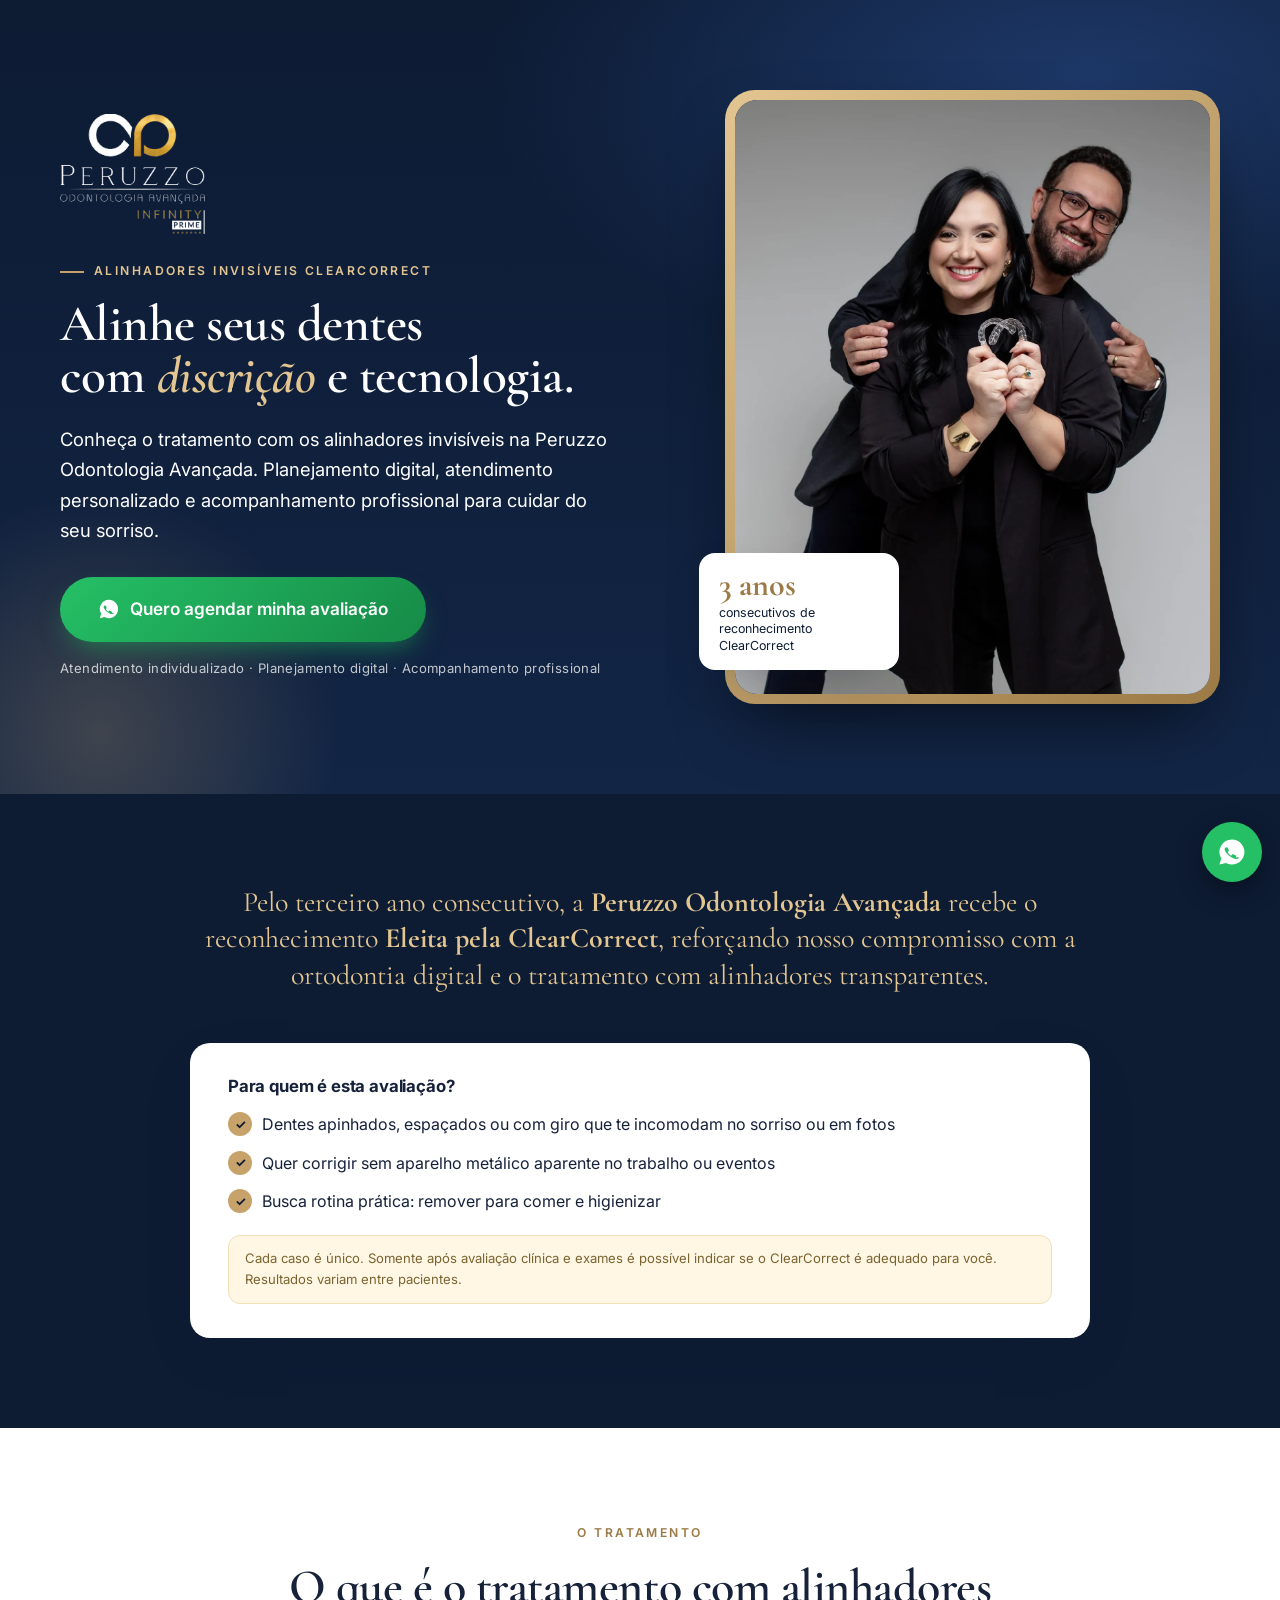
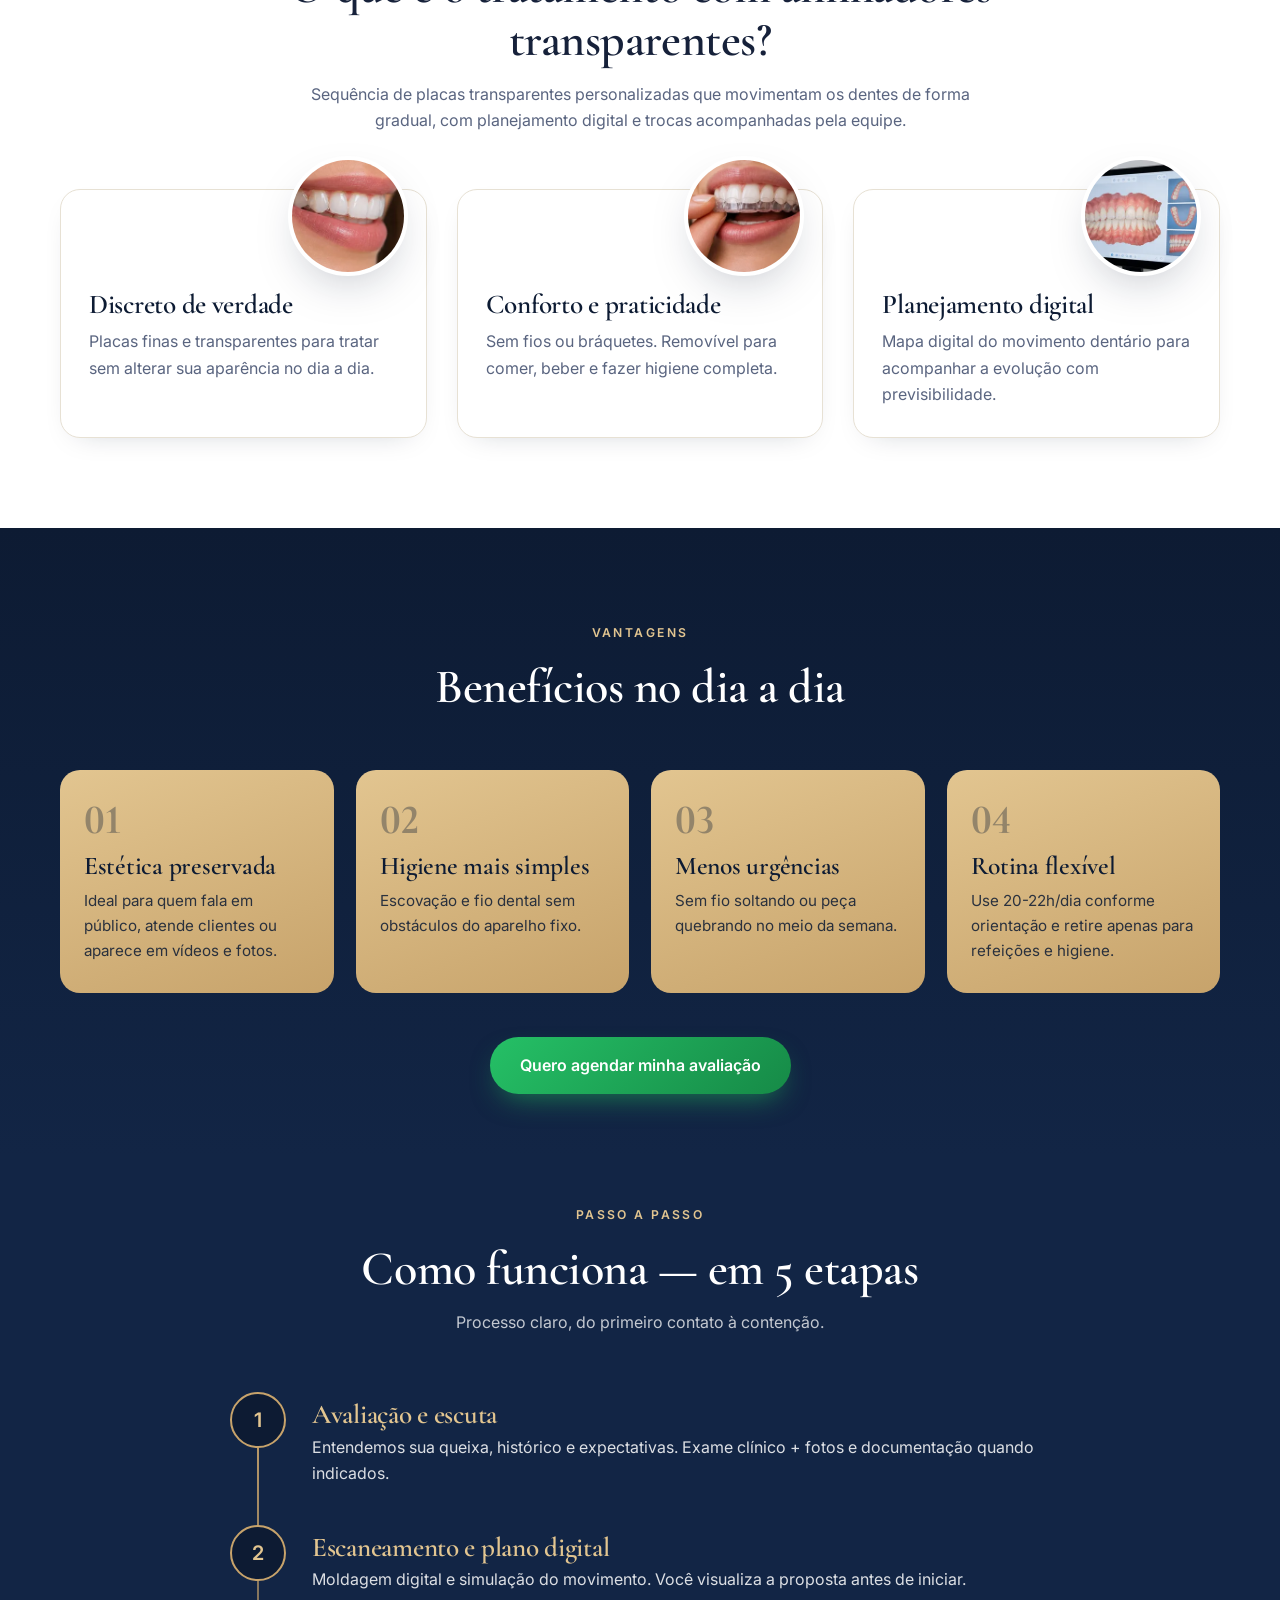
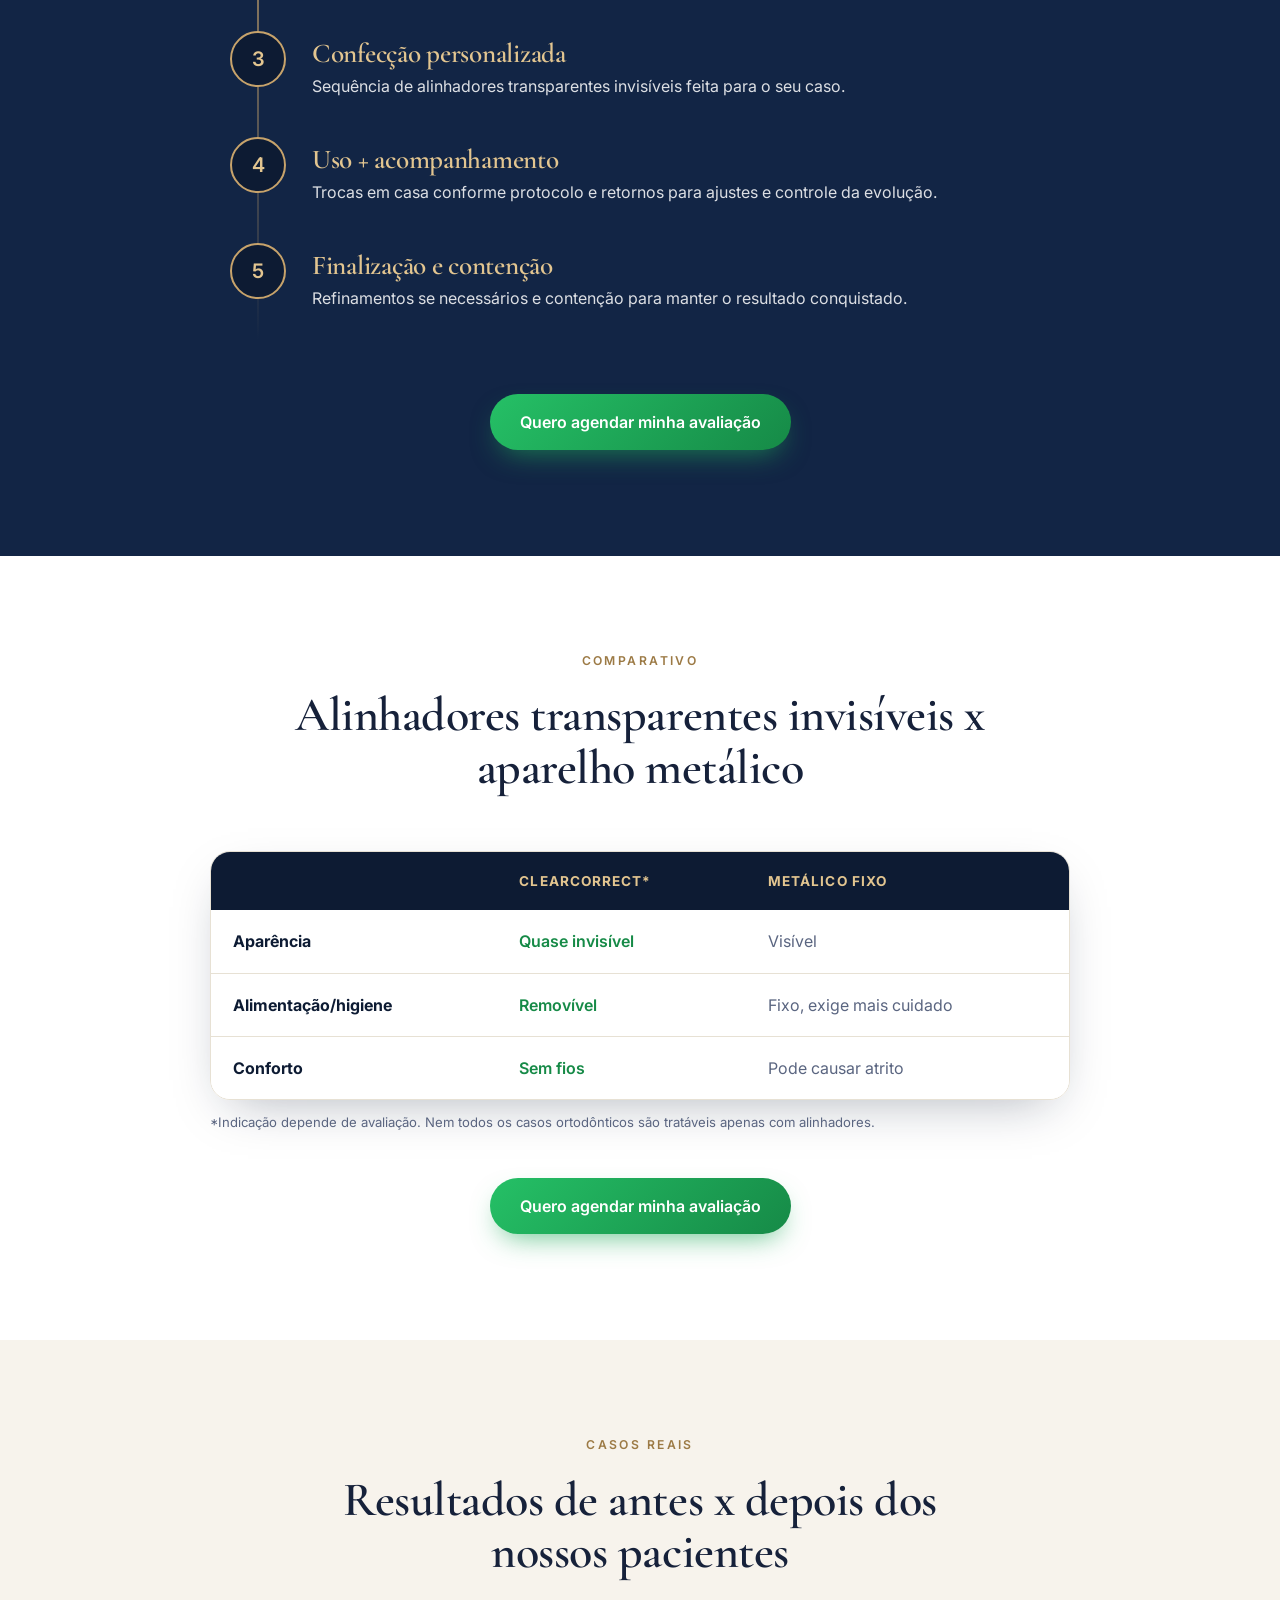
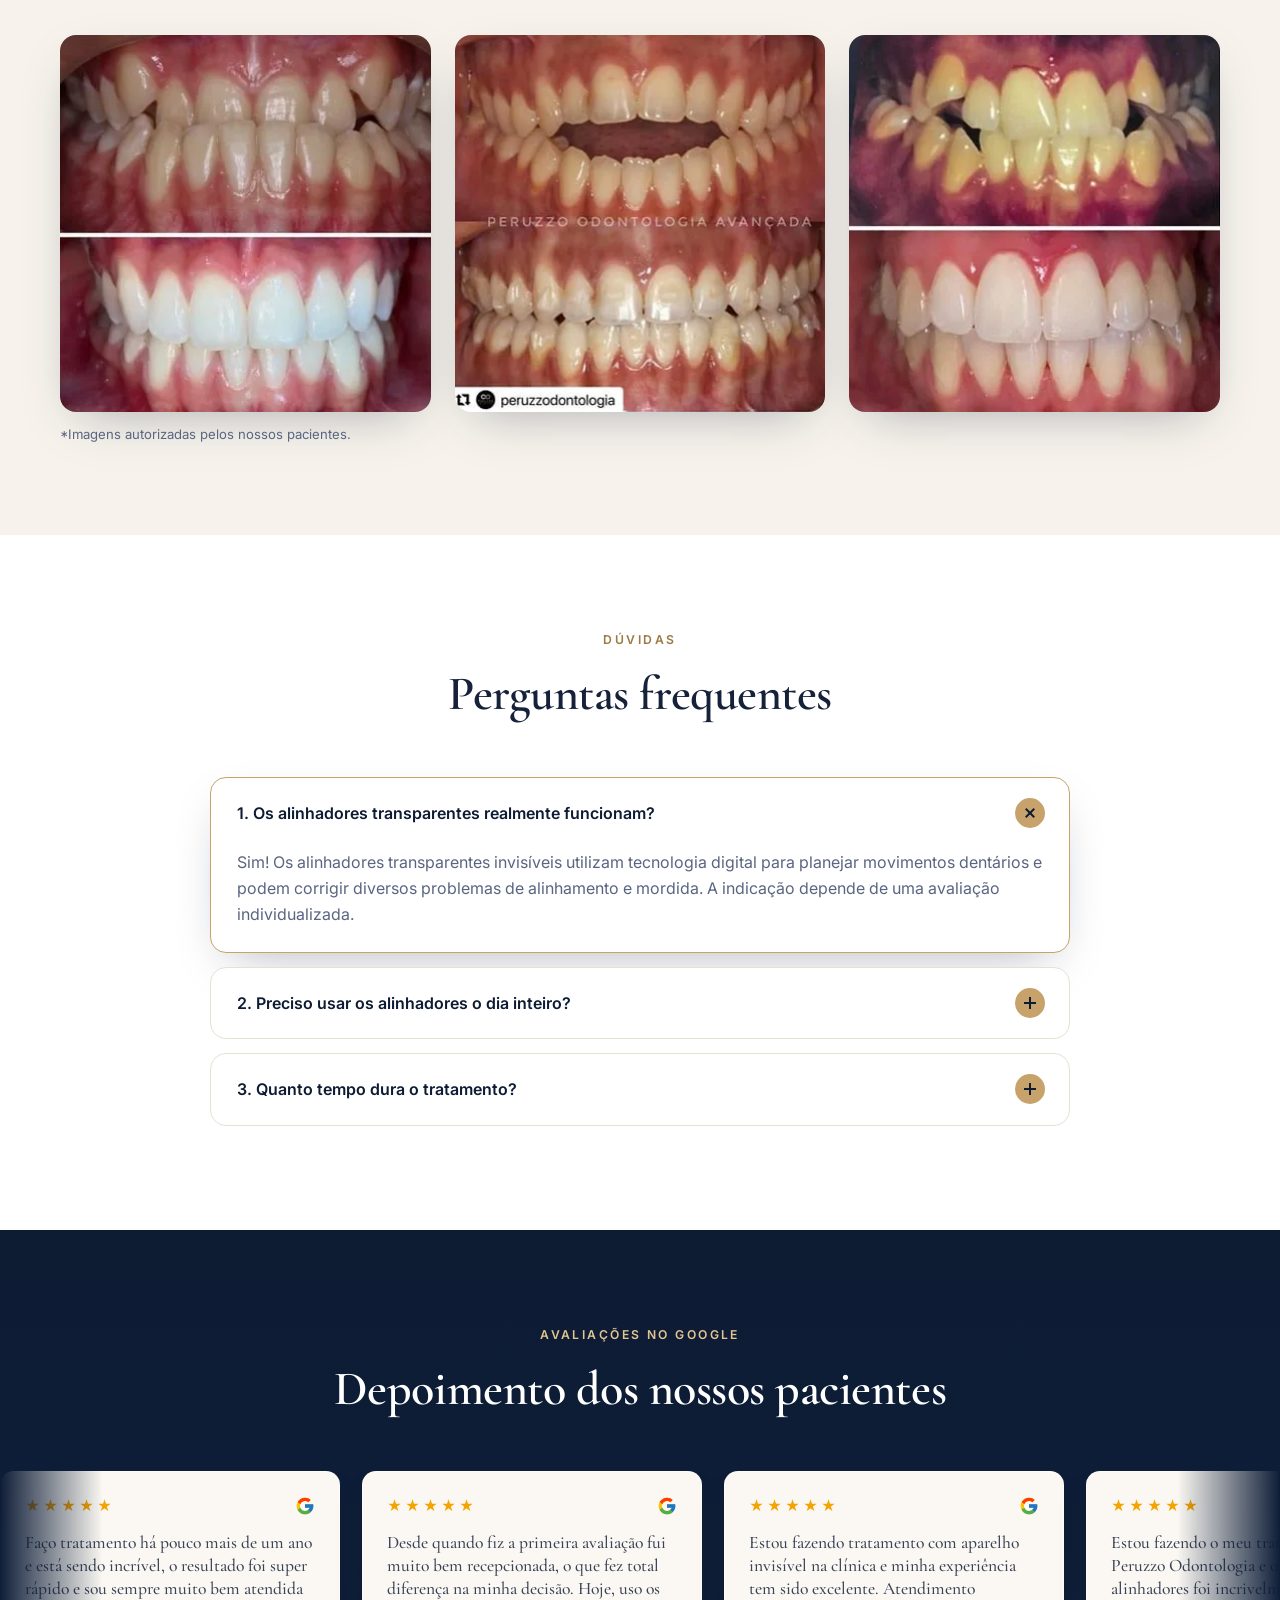
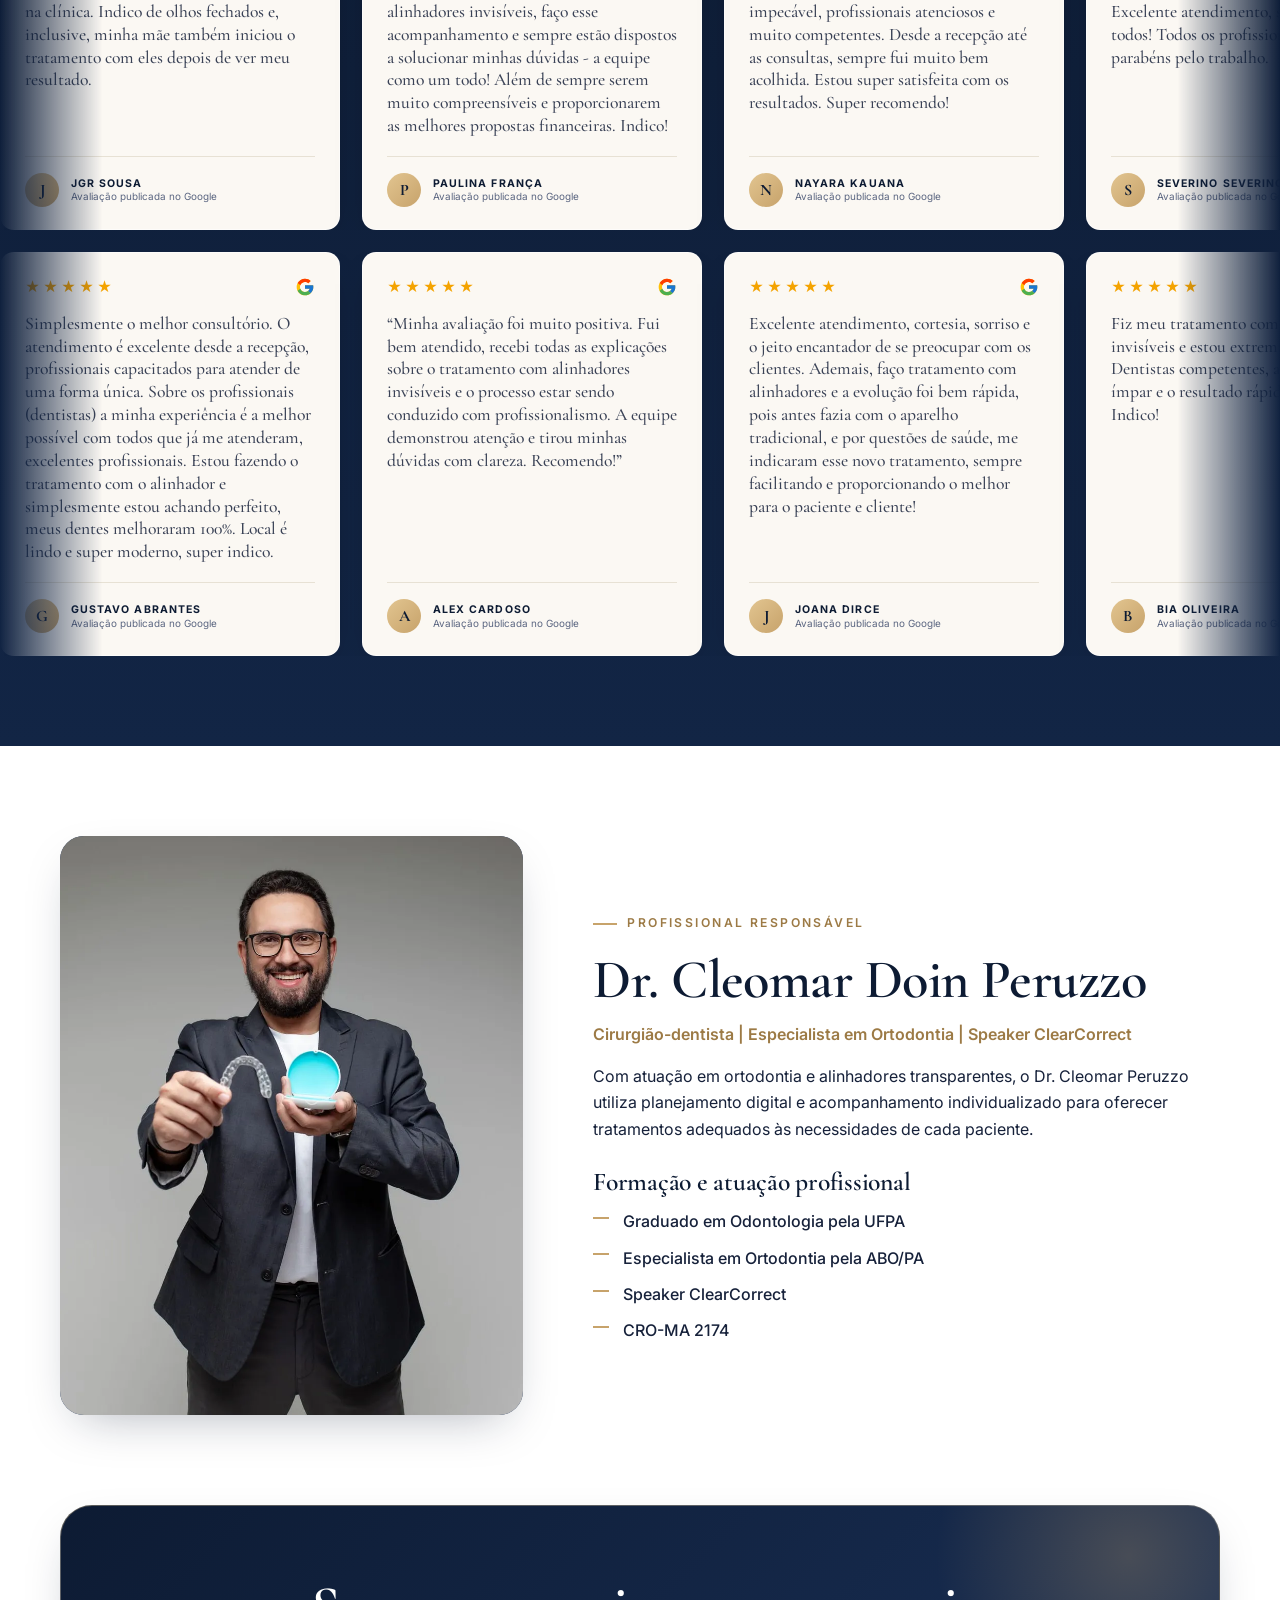
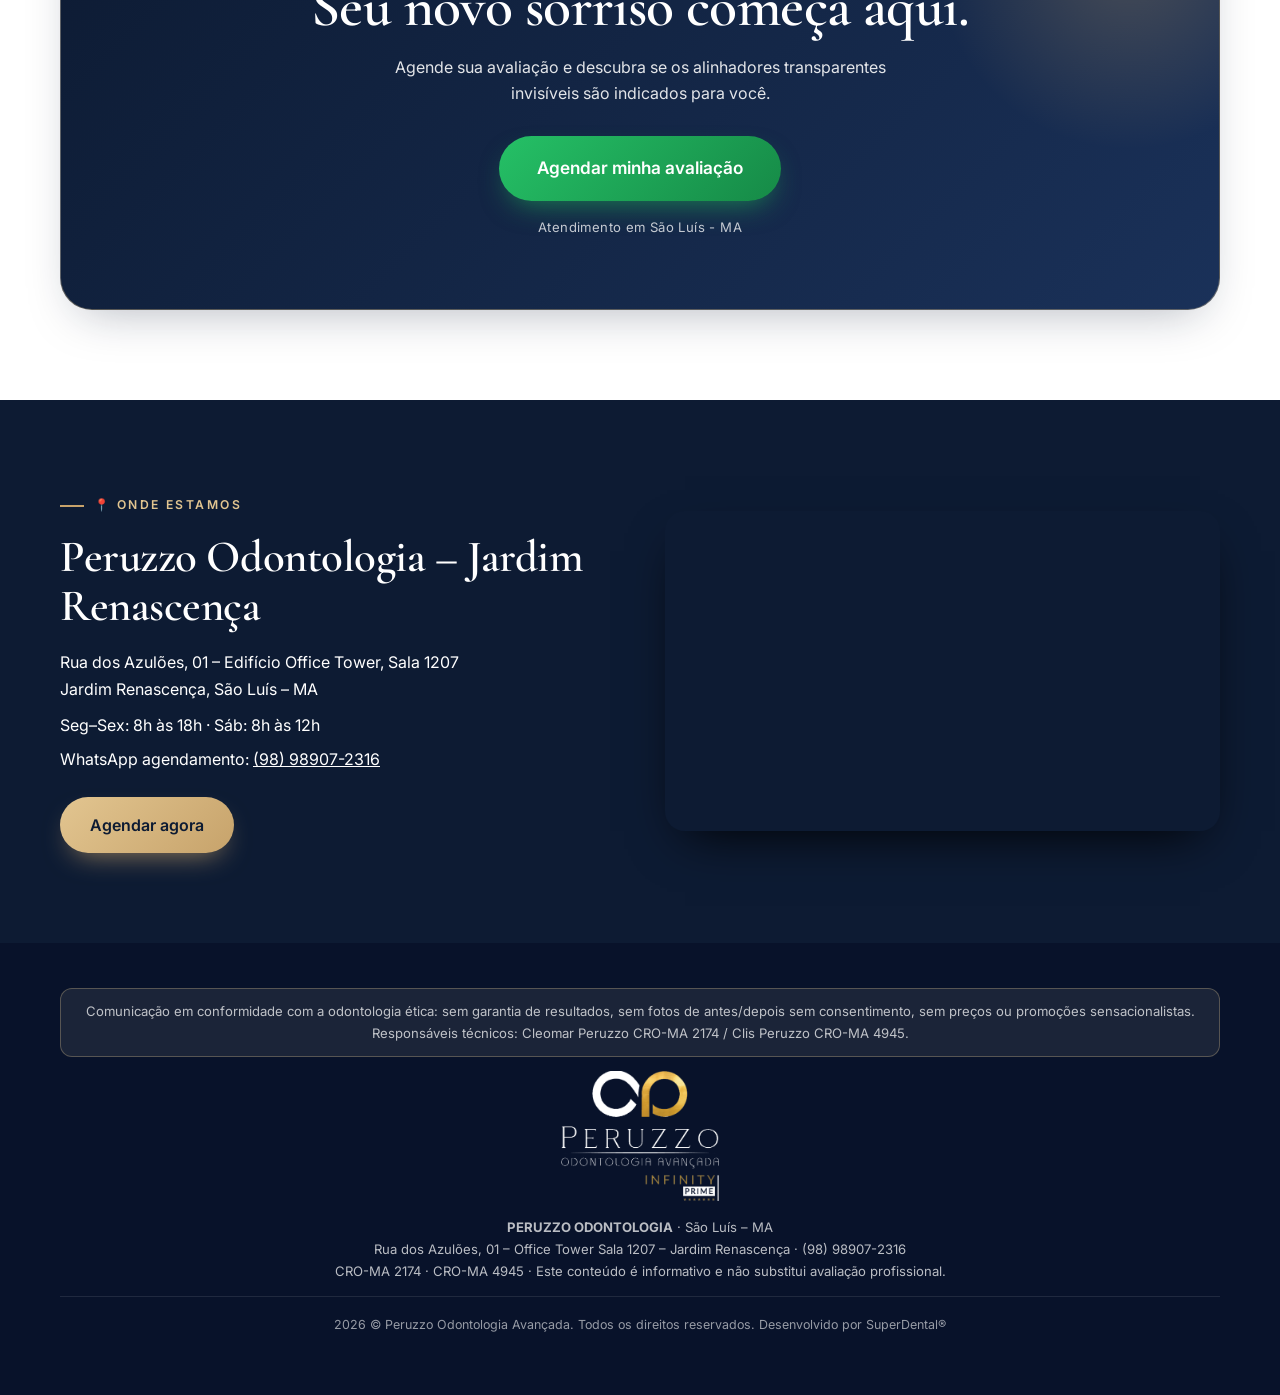
<file: index.html>
<!DOCTYPE html>
<html lang="pt-BR">
<head>
<meta charset="utf-8">
<meta name="viewport" content="width=device-width, initial-scale=1">
<title>Alinhadores Invisíveis ClearCorrect em São Luís - MA | Peruzzo Odontologia</title>
<meta name="description" content="Alinhe seus dentes com discrição e tecnologia. Tratamento com alinhadores transparentes ClearCorrect na Peruzzo Odontologia Avançada, em São Luís - MA. Agende sua avaliação.">
<meta name="robots" content="index, follow, max-image-preview:large">
<meta name="theme-color" content="#0d1b33">
<link rel="canonical" href="https://peruzzodontologia.com.br/">
<meta property="og:type" content="website">
<meta property="og:locale" content="pt_BR">
<meta property="og:title" content="Alinhadores Invisíveis ClearCorrect em São Luís | Peruzzo Odontologia">
<meta property="og:description" content="Planejamento digital, atendimento personalizado e acompanhamento profissional para cuidar do seu sorriso.">
<meta property="og:image" content="https://peruzzodontologia.com.br/assets/img/og.jpg">
<meta name="twitter:card" content="summary_large_image">

<link rel="icon" type="image/webp" href="img/favicon.webp">
<link rel="apple-touch-icon" href="img/favicon.webp">
<link rel="preconnect" href="https://fonts.googleapis.com">
<link rel="preconnect" href="https://fonts.gstatic.com" crossorigin>
<link rel="stylesheet" href="https://fonts.googleapis.com/css2?family=Cormorant+Garamond:wght@500;600;700&family=Inter:wght@400;500;600;700&display=swap">
<link rel="stylesheet" href="css/style.css">

<script type="application/ld+json">
{
  "@context": "https://schema.org",
  "@graph": [
    {
      "@type": ["Dentist", "LocalBusiness"],
      "@id": "https://peruzzodontologia.com.br/#clinica",
      "name": "Peruzzo Odontologia Avançada",
      "description": "Clínica de ortodontia e alinhadores transparentes ClearCorrect em São Luís - MA.",
      "telephone": "+5598989072316",
      "url": "https://peruzzodontologia.com.br/",
      "medicalSpecialty": "Orthodontics",
      "address": {
        "@type": "PostalAddress",
        "streetAddress": "Rua dos Azulões, 01 – Edifício Office Tower, Sala 1207",
        "addressLocality": "São Luís",
        "addressRegion": "MA",
        "addressNeighborhood": "Jardim Renascença",
        "addressCountry": "BR"
      },
      "openingHoursSpecification": [
        {"@type": "OpeningHoursSpecification", "dayOfWeek": ["Monday","Tuesday","Wednesday","Thursday","Friday"], "opens": "08:00", "closes": "18:00"},
        {"@type": "OpeningHoursSpecification", "dayOfWeek": "Saturday", "opens": "08:00", "closes": "12:00"}
      ]
    },
    {
      "@type": "Physician",
      "name": "Dr. Cleomar Doin Peruzzo",
      "jobTitle": "Cirurgião-dentista e Especialista em Ortodontia",
      "identifier": "CRO-MA 2174",
      "worksFor": {"@id": "https://peruzzodontologia.com.br/#clinica"}
    },
    {
      "@type": "FAQPage",
      "mainEntity": [
        {"@type": "Question", "name": "Os alinhadores transparentes realmente funcionam?", "acceptedAnswer": {"@type": "Answer", "text": "Sim! Os alinhadores transparentes invisíveis utilizam tecnologia digital para planejar movimentos dentários e podem corrigir diversos problemas de alinhamento e mordida. A indicação depende de uma avaliação individualizada."}},
        {"@type": "Question", "name": "Preciso usar os alinhadores o dia inteiro?", "acceptedAnswer": {"@type": "Answer", "text": "Para que o tratamento evolua conforme o planejamento, geralmente é necessário utilizar os alinhadores de 20 a 22 horas por dia, retirando-os para comer, beber líquidos diferentes de água e realizar a higiene bucal."}},
        {"@type": "Question", "name": "Quanto tempo dura o tratamento?", "acceptedAnswer": {"@type": "Answer", "text": "A duração varia conforme a complexidade do caso e as necessidades de cada paciente. Após a avaliação e o planejamento digital, é possível estimar o tempo de tratamento."}}
      ]
    }
  ]
}
</script>
</head>
<body>

<a class="skip" href="#conteudo">Ir para o conteúdo</a>

<main id="conteudo">

<!-- HERO -->
<section class="hero">
  <div class="hero__glow" aria-hidden="true"></div>
  <div class="container hero__grid">
    <img class="hero__logo hero__logo--m" src="img/logo.png" width="396" height="327" alt="Peruzzo Odontologia Avançada" decoding="async">
    <div class="hero__text">
      <img class="hero__logo hero__logo--d reveal" src="img/logo.png" width="396" height="327" alt="Peruzzo Odontologia Avançada" decoding="async">
      <span class="eyebrow reveal">Alinhadores invisíveis ClearCorrect</span>
      <h1 class="reveal" style="--d:.08s">Alinhe seus dentes<br> com <em>discrição</em> e tecnologia.</h1>
      <p class="lead reveal" style="--d:.16s">Conheça o tratamento com os alinhadores invisíveis na Peruzzo Odontologia Avançada. Planejamento digital, atendimento personalizado e acompanhamento profissional para cuidar do seu sorriso.</p>
      <div class="reveal" style="--d:.24s">
        <a class="btn btn--wa btn--lg pulse" href="#" data-wa>
          <svg width="22" height="22" viewBox="0 0 24 24" fill="currentColor" aria-hidden="true"><path d="M12 2a10 10 0 0 0-8.6 15.1L2 22l5-1.3A10 10 0 1 0 12 2Zm5.8 14.2c-.2.7-1.4 1.3-1.9 1.3-.5.1-1.1.1-1.8-.1a16 16 0 0 1-5.4-3.3c-1.5-1.5-2.4-3.2-2.5-3.7-.1-.5-.1-1 .4-1.7.4-.4.7-.5.9-.5h.5c.2 0 .4 0 .6.5l.8 1.9c.1.2.1.3 0 .5l-.4.5-.3.4c-.1.2-.2.3 0 .6.5.9 1.3 1.6 2.2 2.1.3.2.5.2.7 0l.7-.9c.2-.2.3-.2.6-.1l1.8.9c.2.1.4.2.5.3.1.2.1.8-.1 1.4Z"/></svg>
          Quero agendar minha avaliação
        </a>
        <p class="micro">Atendimento individualizado · Planejamento digital · Acompanhamento profissional</p>
      </div>
    </div>
    <div class="hero__media reveal" style="--d:.2s">
      <div class="frame">
        <img class="hero__img" src="img/hero.webp" width="1377" height="1817" alt="Dr. Cleomar Peruzzo e Dra. Clis Peruzzo segurando um alinhador transparente" fetchpriority="high" decoding="async">
      </div>
      <div class="badge-float">
        <strong>3 anos</strong>
        <span>consecutivos de reconhecimento ClearCorrect</span>
      </div>
    </div>
  </div>
</section>

<!-- RECONHECIMENTO + PARA QUEM -->
<section class="band">
  <div class="container">
    <p class="award reveal">Pelo terceiro ano consecutivo, a <strong>Peruzzo Odontologia Avançada</strong> recebe o reconhecimento <strong>Eleita pela ClearCorrect</strong>, reforçando nosso compromisso com a ortodontia digital e o tratamento com alinhadores transparentes.</p>

    <div class="who reveal">
      <h2 class="who__title">Para quem é esta avaliação?</h2>
      <ul class="checks">
        <li>Dentes apinhados, espaçados ou com giro que te incomodam no sorriso ou em fotos</li>
        <li>Quer corrigir sem aparelho metálico aparente no trabalho ou eventos</li>
        <li>Busca rotina prática: remover para comer e higienizar</li>
      </ul>
      <p class="note">Cada caso é único. Somente após avaliação clínica e exames é possível indicar se o ClearCorrect é adequado para você. Resultados variam entre pacientes.</p>
    </div>
  </div>
</section>

<!-- O QUE É -->
<section class="section" id="tratamento">
  <div class="container">
    <header class="sec-head reveal">
      <span class="eyebrow eyebrow--dark">O tratamento</span>
      <h2>O que é o tratamento com alinhadores transparentes?</h2>
      <p>Sequência de placas transparentes personalizadas que movimentam os dentes de forma gradual, com planejamento digital e trocas acompanhadas pela equipe.</p>
    </header>
    <div class="cards3">
      <article class="card reveal">
        <img class="card__img" src="img/item1.webp" width="255" height="239" loading="lazy" decoding="async" alt="Alinhador transparente quase invisível nos dentes">
        <h3>Discreto de verdade</h3>
        <p>Placas finas e transparentes para tratar sem alterar sua aparência no dia a dia.</p>
      </article>
      <article class="card reveal" style="--d:.1s">
        <img class="card__img" src="img/item2.webp" width="255" height="239" loading="lazy" decoding="async" alt="Paciente removendo o alinhador transparente">
        <h3>Conforto e praticidade</h3>
        <p>Sem fios ou bráquetes. Removível para comer, beber e fazer higiene completa.</p>
      </article>
      <article class="card reveal" style="--d:.2s">
        <img class="card__img" src="img/item3.webp" width="255" height="239" loading="lazy" decoding="async" alt="Planejamento digital do movimento dentário na tela">
        <h3>Planejamento digital</h3>
        <p>Mapa digital do movimento dentário para acompanhar a evolução com previsibilidade.</p>
      </article>
    </div>
  </div>
</section>

<!-- BENEFÍCIOS -->
<section class="section section--navy" id="beneficios">
  <div class="container">
    <header class="sec-head sec-head--light reveal">
      <span class="eyebrow">Vantagens</span>
      <h2>Benefícios no dia a dia</h2>
    </header>
    <div class="benefits">
      <article class="benefit reveal"><span class="benefit__n">01</span><h3>Estética preservada</h3><p>Ideal para quem fala em público, atende clientes ou aparece em vídeos e fotos.</p></article>
      <article class="benefit reveal" style="--d:.08s"><span class="benefit__n">02</span><h3>Higiene mais simples</h3><p>Escovação e fio dental sem obstáculos do aparelho fixo.</p></article>
      <article class="benefit reveal" style="--d:.16s"><span class="benefit__n">03</span><h3>Menos urgências</h3><p>Sem fio soltando ou peça quebrando no meio da semana.</p></article>
      <article class="benefit reveal" style="--d:.24s"><span class="benefit__n">04</span><h3>Rotina flexível</h3><p>Use 20-22h/dia conforme orientação e retire apenas para refeições e higiene.</p></article>
    </div>
    <p class="center reveal"><a class="btn btn--wa" href="#" data-wa>Quero agendar minha avaliação</a></p>
  </div>
</section>

<!-- ETAPAS -->
<section class="section section--navy2" id="etapas">
  <div class="container">
    <header class="sec-head sec-head--light reveal">
      <span class="eyebrow">Passo a passo</span>
      <h2>Como funciona — em 5 etapas</h2>
      <p>Processo claro, do primeiro contato à contenção.</p>
    </header>
    <ol class="steps">
      <li class="step reveal"><span class="step__n">1</span><div><h3>Avaliação e escuta</h3><p>Entendemos sua queixa, histórico e expectativas. Exame clínico + fotos e documentação quando indicados.</p></div></li>
      <li class="step reveal"><span class="step__n">2</span><div><h3>Escaneamento e plano digital</h3><p>Moldagem digital e simulação do movimento. Você visualiza a proposta antes de iniciar.</p></div></li>
      <li class="step reveal"><span class="step__n">3</span><div><h3>Confecção personalizada</h3><p>Sequência de alinhadores transparentes invisíveis feita para o seu caso.</p></div></li>
      <li class="step reveal"><span class="step__n">4</span><div><h3>Uso + acompanhamento</h3><p>Trocas em casa conforme protocolo e retornos para ajustes e controle da evolução.</p></div></li>
      <li class="step reveal"><span class="step__n">5</span><div><h3>Finalização e contenção</h3><p>Refinamentos se necessários e contenção para manter o resultado conquistado.</p></div></li>
    </ol>
    <p class="center reveal"><a class="btn btn--wa" href="#" data-wa>Quero agendar minha avaliação</a></p>
  </div>
</section>

<!-- COMPARATIVO -->
<section class="section" id="comparativo">
  <div class="container container--narrow">
    <header class="sec-head reveal">
      <span class="eyebrow eyebrow--dark">Comparativo</span>
      <h2>Alinhadores transparentes invisíveis x aparelho metálico</h2>
    </header>
    <div class="table-wrap reveal">
      <table class="compare">
        <thead><tr><th scope="col"><span class="sr">Critério</span></th><th scope="col">ClearCorrect*</th><th scope="col">Metálico fixo</th></tr></thead>
        <tbody>
          <tr><th scope="row">Aparência</th><td>Quase invisível</td><td>Visível</td></tr>
          <tr><th scope="row">Alimentação/higiene</th><td>Removível</td><td>Fixo, exige mais cuidado</td></tr>
          <tr><th scope="row">Conforto</th><td>Sem fios</td><td>Pode causar atrito</td></tr>
        </tbody>
      </table>
    </div>
    <p class="note note--plain">*Indicação depende de avaliação. Nem todos os casos ortodônticos são tratáveis apenas com alinhadores.</p>
    <p class="center reveal"><a class="btn btn--wa" href="#" data-wa>Quero agendar minha avaliação</a></p>
  </div>
</section>

<!-- RESULTADOS -->
<section class="section section--cream" id="resultados">
  <div class="container">
    <header class="sec-head reveal">
      <span class="eyebrow eyebrow--dark">Casos reais</span>
      <h2>Resultados de antes x depois dos nossos pacientes</h2>
    </header>
    <div class="gallery">
      <figure class="reveal"><img src="img/caso1.webp" width="368" height="374" loading="lazy" decoding="async" alt="Caso 1: antes e depois do tratamento com alinhadores transparentes"></figure>
      <figure class="reveal" style="--d:.1s"><img src="img/caso2.webp" width="368" height="374" loading="lazy" decoding="async" alt="Caso 2: antes e depois do tratamento com alinhadores transparentes"></figure>
      <figure class="reveal" style="--d:.2s"><img src="img/caso3.webp" width="368" height="374" loading="lazy" decoding="async" alt="Caso 3: antes e depois do tratamento com alinhadores transparentes"></figure>
    </div>
    <p class="note note--plain">*Imagens autorizadas pelos nossos pacientes.</p>
  </div>
</section>

<!-- FAQ -->
<section class="section" id="faq">
  <div class="container container--narrow">
    <header class="sec-head reveal">
      <span class="eyebrow eyebrow--dark">Dúvidas</span>
      <h2>Perguntas frequentes</h2>
    </header>
    <div class="faq reveal">
      <details open>
        <summary>1. Os alinhadores transparentes realmente funcionam?</summary>
        <p>Sim! Os alinhadores transparentes invisíveis utilizam tecnologia digital para planejar movimentos dentários e podem corrigir diversos problemas de alinhamento e mordida. A indicação depende de uma avaliação individualizada.</p>
      </details>
      <details>
        <summary>2. Preciso usar os alinhadores o dia inteiro?</summary>
        <p>Para que o tratamento evolua conforme o planejamento, geralmente é necessário utilizar os alinhadores de 20 a 22 horas por dia, retirando-os para comer, beber líquidos diferentes de água e realizar a higiene bucal.</p>
      </details>
      <details>
        <summary>3. Quanto tempo dura o tratamento?</summary>
        <p>A duração varia conforme a complexidade do caso e as necessidades de cada paciente. Após a avaliação e o planejamento digital, é possível estimar o tempo de tratamento.</p>
      </details>
    </div>
  </div>
</section>

<!-- DEPOIMENTOS -->
<section class="section section--navy" id="depoimentos">
  <div class="container">
    <header class="sec-head sec-head--light reveal">
      <span class="eyebrow">Avaliações no Google</span>
      <h2>Depoimento dos nossos pacientes</h2>
    </header>
  </div>
    <svg width="0" height="0" style="position:absolute" aria-hidden="true"><symbol id="g" viewBox="0 0 48 48"><path fill="#FFC107" d="M43.611,20.083H42V20H24v8h11.303c-1.649,4.657-6.08,8-11.303,8c-6.627,0-12-5.373-12-12c0-6.627,5.373-12,12-12c3.059,0,5.842,1.154,7.961,3.039l5.657-5.657C34.046,6.053,29.268,4,24,4C12.955,4,4,12.955,4,24c0,11.045,8.955,20,20,20c11.045,0,20-8.955,20-20C44,22.659,43.862,21.35,43.611,20.083z"/><path fill="#FF3D00" d="M6.306,14.691l6.571,4.819C14.655,15.108,18.961,12,24,12c3.059,0,5.842,1.154,7.961,3.039l5.657-5.657C34.046,6.053,29.268,4,24,4C16.318,4,9.656,8.337,6.306,14.691z"/><path fill="#4CAF50" d="M24,44c5.166,0,9.86-1.977,13.409-5.192l-6.19-5.238C29.211,35.091,26.715,36,24,36c-5.202,0-9.619-3.317-11.283-7.946l-6.522,5.025C9.505,39.556,16.227,44,24,44z"/><path fill="#1976D2" d="M43.611,20.083H42V20H24v8h11.303c-0.792,2.237-2.231,4.166-4.087,5.571c0.001-0.001,0.002-0.001,0.003-0.002l6.19,5.238C36.971,39.205,44,34,44,24C44,22.659,43.862,21.35,43.611,20.083z"/></symbol></svg>
    <div class="marquees" data-marquees>
      <div class="marquee"><div class="marquee__track"><blockquote class="tcard"><div class="tcard__top"><span class="stars" role="img" aria-label="5 estrelas">★★★★★</span><svg class="g" width="20" height="20" viewBox="0 0 48 48" aria-hidden="true"><use href="#g"/></svg></div><p>Faço tratamento há pouco mais de um ano e está sendo incrível, o resultado foi super rápido e sou sempre muito bem atendida na clínica. Indico de olhos fechados e, inclusive, minha mãe também iniciou o tratamento com eles depois de ver meu resultado.</p><footer><span class="avatar" aria-hidden="true">J</span><span class="who-n"><strong>JGR SOUSA</strong><small>Avaliação publicada no Google</small></span></footer></blockquote><blockquote class="tcard"><div class="tcard__top"><span class="stars" role="img" aria-label="5 estrelas">★★★★★</span><svg class="g" width="20" height="20" viewBox="0 0 48 48" aria-hidden="true"><use href="#g"/></svg></div><p>Desde quando fiz a primeira avaliação fui muito bem recepcionada, o que fez total diferença na minha decisão. Hoje, uso os alinhadores invisíveis, faço esse acompanhamento e sempre estão dispostos a solucionar minhas dúvidas - a equipe como um todo! Além de sempre serem muito compreensíveis e proporcionarem as melhores propostas financeiras. Indico!</p><footer><span class="avatar" aria-hidden="true">P</span><span class="who-n"><strong>PAULINA FRANÇA</strong><small>Avaliação publicada no Google</small></span></footer></blockquote><blockquote class="tcard"><div class="tcard__top"><span class="stars" role="img" aria-label="5 estrelas">★★★★★</span><svg class="g" width="20" height="20" viewBox="0 0 48 48" aria-hidden="true"><use href="#g"/></svg></div><p>Estou fazendo tratamento com aparelho invisível na clínica e minha experiência tem sido excelente. Atendimento impecável, profissionais atenciosos e muito competentes. Desde a recepção até as consultas, sempre fui muito bem acolhida. Estou super satisfeita com os resultados. Super recomendo!</p><footer><span class="avatar" aria-hidden="true">N</span><span class="who-n"><strong>NAYARA KAUANA</strong><small>Avaliação publicada no Google</small></span></footer></blockquote><blockquote class="tcard"><div class="tcard__top"><span class="stars" role="img" aria-label="5 estrelas">★★★★★</span><svg class="g" width="20" height="20" viewBox="0 0 48 48" aria-hidden="true"><use href="#g"/></svg></div><p>Estou fazendo o meu tratamento na Peruzzo Odontologia e o resultado com os alinhadores foi incrivelmente rápido. Excelente atendimento, superindico a todos! Todos os profissionais estão de parabéns pelo trabalho.</p><footer><span class="avatar" aria-hidden="true">S</span><span class="who-n"><strong>SEVERINO SEVERINO</strong><small>Avaliação publicada no Google</small></span></footer></blockquote></div></div>
      <div class="marquee marquee--rev"><div class="marquee__track"><blockquote class="tcard"><div class="tcard__top"><span class="stars" role="img" aria-label="5 estrelas">★★★★★</span><svg class="g" width="20" height="20" viewBox="0 0 48 48" aria-hidden="true"><use href="#g"/></svg></div><p>Simplesmente o melhor consultório. O atendimento é excelente desde a recepção, profissionais capacitados para atender de uma forma única. Sobre os profissionais (dentistas) a minha experiência é a melhor possível com todos que já me atenderam, excelentes profissionais. Estou fazendo o tratamento com o alinhador e simplesmente estou achando perfeito, meus dentes melhoraram 100%. Local é lindo e super moderno, super indico.</p><footer><span class="avatar" aria-hidden="true">G</span><span class="who-n"><strong>GUSTAVO ABRANTES</strong><small>Avaliação publicada no Google</small></span></footer></blockquote><blockquote class="tcard"><div class="tcard__top"><span class="stars" role="img" aria-label="5 estrelas">★★★★★</span><svg class="g" width="20" height="20" viewBox="0 0 48 48" aria-hidden="true"><use href="#g"/></svg></div><p>“Minha avaliação foi muito positiva. Fui bem atendido, recebi todas as explicações sobre o tratamento com alinhadores invisíveis e o processo estar sendo conduzido com profissionalismo. A equipe demonstrou atenção e tirou minhas dúvidas com clareza. Recomendo!”</p><footer><span class="avatar" aria-hidden="true">A</span><span class="who-n"><strong>ALEX CARDOSO</strong><small>Avaliação publicada no Google</small></span></footer></blockquote><blockquote class="tcard"><div class="tcard__top"><span class="stars" role="img" aria-label="5 estrelas">★★★★★</span><svg class="g" width="20" height="20" viewBox="0 0 48 48" aria-hidden="true"><use href="#g"/></svg></div><p>Excelente atendimento, cortesia, sorriso e o jeito encantador de se preocupar com os clientes. Ademais, faço tratamento com alinhadores e a evolução foi bem rápida, pois antes fazia com o aparelho tradicional, e por questões de saúde, me indicaram esse novo tratamento, sempre facilitando e proporcionando o melhor para o paciente e cliente!</p><footer><span class="avatar" aria-hidden="true">J</span><span class="who-n"><strong>JOANA DIRCE</strong><small>Avaliação publicada no Google</small></span></footer></blockquote><blockquote class="tcard"><div class="tcard__top"><span class="stars" role="img" aria-label="5 estrelas">★★★★★</span><svg class="g" width="20" height="20" viewBox="0 0 48 48" aria-hidden="true"><use href="#g"/></svg></div><p>Fiz meu tratamento com alinhadores invisíveis e estou extremamente satisfeita. Dentistas competentes, atendimento ímpar e o resultado rápido e impecável. Indico!</p><footer><span class="avatar" aria-hidden="true">B</span><span class="who-n"><strong>BIA OLIVEIRA</strong><small>Avaliação publicada no Google</small></span></footer></blockquote></div></div>
    </div>
</section>

<!-- ESPECIALISTA -->
<section class="section" id="especialista">
  <div class="container about">
    <div class="about__media reveal">
      <img class="about__img" src="img/cleomar.webp" width="901" height="1310" loading="lazy" decoding="async" alt="Dr. Cleomar Peruzzo segurando um alinhador transparente e o estojo">
    </div>
    <div class="about__text reveal" style="--d:.1s">
      <span class="eyebrow eyebrow--dark">Profissional responsável</span>
      <h2>Dr. Cleomar Doin Peruzzo</h2>
      <p class="about__role">Cirurgião-dentista | Especialista em Ortodontia | Speaker ClearCorrect</p>
      <p>Com atuação em ortodontia e alinhadores transparentes, o Dr. Cleomar Peruzzo utiliza planejamento digital e acompanhamento individualizado para oferecer tratamentos adequados às necessidades de cada paciente.</p>
      <h3>Formação e atuação profissional</h3>
      <ul class="creds">
        <li>Graduado em Odontologia pela UFPA</li>
        <li>Especialista em Ortodontia pela ABO/PA</li>
        <li>Speaker ClearCorrect</li>
        <li>CRO-MA 2174</li>
      </ul>
    </div>
  </div>
</section>

<!-- CTA FINAL -->
<section class="cta">
  <div class="container">
    <div class="cta__box reveal">
      <h2>Seu novo sorriso começa aqui.</h2>
      <p>Agende sua avaliação e descubra se os alinhadores transparentes invisíveis são indicados para você.</p>
      <a class="btn btn--wa btn--lg pulse" href="#" data-wa>Agendar minha avaliação</a>
      <span class="micro">Atendimento em São Luís - MA</span>
    </div>
  </div>
</section>

<!-- LOCALIZAÇÃO -->
<section class="section section--tight" id="contato">
  <div class="container loc">
    <div class="loc__info reveal">
      <span class="eyebrow">📍 Onde estamos</span>
      <h2>Peruzzo Odontologia – Jardim Renascença</h2>
      <address>
        Rua dos Azulões, 01 – Edifício Office Tower, Sala 1207<br>
        Jardim Renascença, São Luís – MA
      </address>
      <p>Seg–Sex: 8h às 18h · Sáb: 8h às 12h</p>
      <p>WhatsApp agendamento: <a href="tel:+5598989072316">(98) 98907-2316</a></p>
      <a class="btn btn--gold" href="#" data-wa>Agendar agora</a>
    </div>
    <div class="loc__map reveal" style="--d:.1s">
      <iframe title="Mapa da Peruzzo Odontologia em São Luís" loading="lazy" referrerpolicy="no-referrer-when-downgrade"
        src="https://www.google.com/maps?q=Rua+dos+Azul%C3%B5es,+01+-+Jardim+Renascen%C3%A7a,+S%C3%A3o+Lu%C3%ADs+-+MA&output=embed"></iframe>
    </div>
  </div>
</section>

</main>

<footer class="footer">
  <div class="container">
    <p class="ethics">Comunicação em conformidade com a odontologia ética: sem garantia de resultados, sem fotos de antes/depois sem consentimento, sem preços ou promoções sensacionalistas. Responsáveis técnicos: Cleomar Peruzzo CRO-MA 2174 / Clis Peruzzo CRO-MA 4945.</p>
    <img class="footer__logo" src="img/logo.png" width="396" height="327" alt="Peruzzo Odontologia Avançada" loading="lazy" decoding="async">
    <p><strong>PERUZZO ODONTOLOGIA</strong> · São Luís – MA<br>
    Rua dos Azulões, 01 – Office Tower Sala 1207 – Jardim Renascença · (98) 98907-2316<br>
    CRO-MA 2174 · CRO-MA 4945 · Este conteúdo é informativo e não substitui avaliação profissional.</p>
    <p class="copyright">2026 © Peruzzo Odontologia Avançada. Todos os direitos reservados. Desenvolvido por SuperDental®</p>
  </div>
</footer>

<a class="wa-float" href="#" data-wa aria-label="Falar no WhatsApp">
  <svg width="30" height="30" viewBox="0 0 24 24" fill="currentColor" aria-hidden="true"><path d="M12 2a10 10 0 0 0-8.6 15.1L2 22l5-1.3A10 10 0 1 0 12 2Zm5.8 14.2c-.2.7-1.4 1.3-1.9 1.3-.5.1-1.1.1-1.8-.1a16 16 0 0 1-5.4-3.3c-1.5-1.5-2.4-3.2-2.5-3.7-.1-.5-.1-1 .4-1.7.4-.4.7-.5.9-.5h.5c.2 0 .4 0 .6.5l.8 1.9c.1.2.1.3 0 .5l-.4.5-.3.4c-.1.2-.2.3 0 .6.5.9 1.3 1.6 2.2 2.1.3.2.5.2.7 0l.7-.9c.2-.2.3-.2.6-.1l1.8.9c.2.1.4.2.5.3.1.2.1.8-.1 1.4Z"/></svg>
</a>

<script src="js/main.js" defer></script>
</body>
</html>
</file>
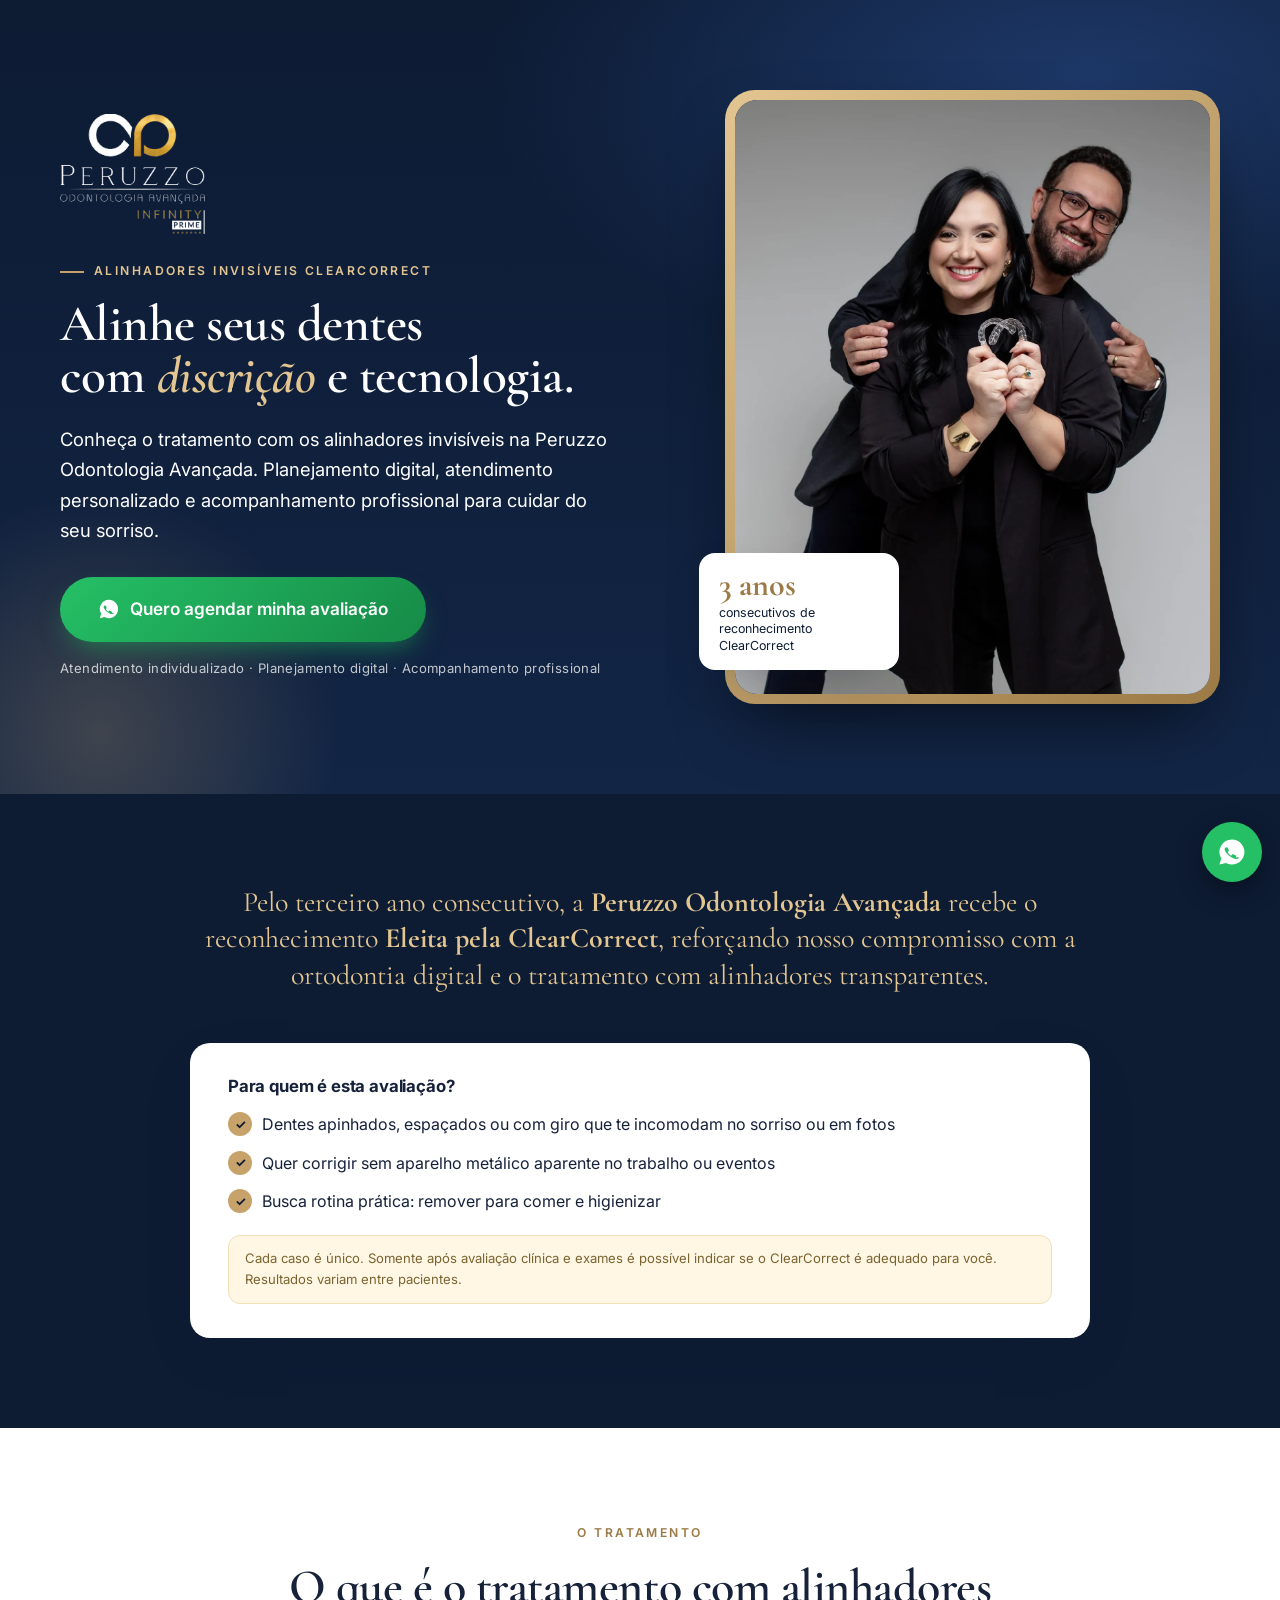
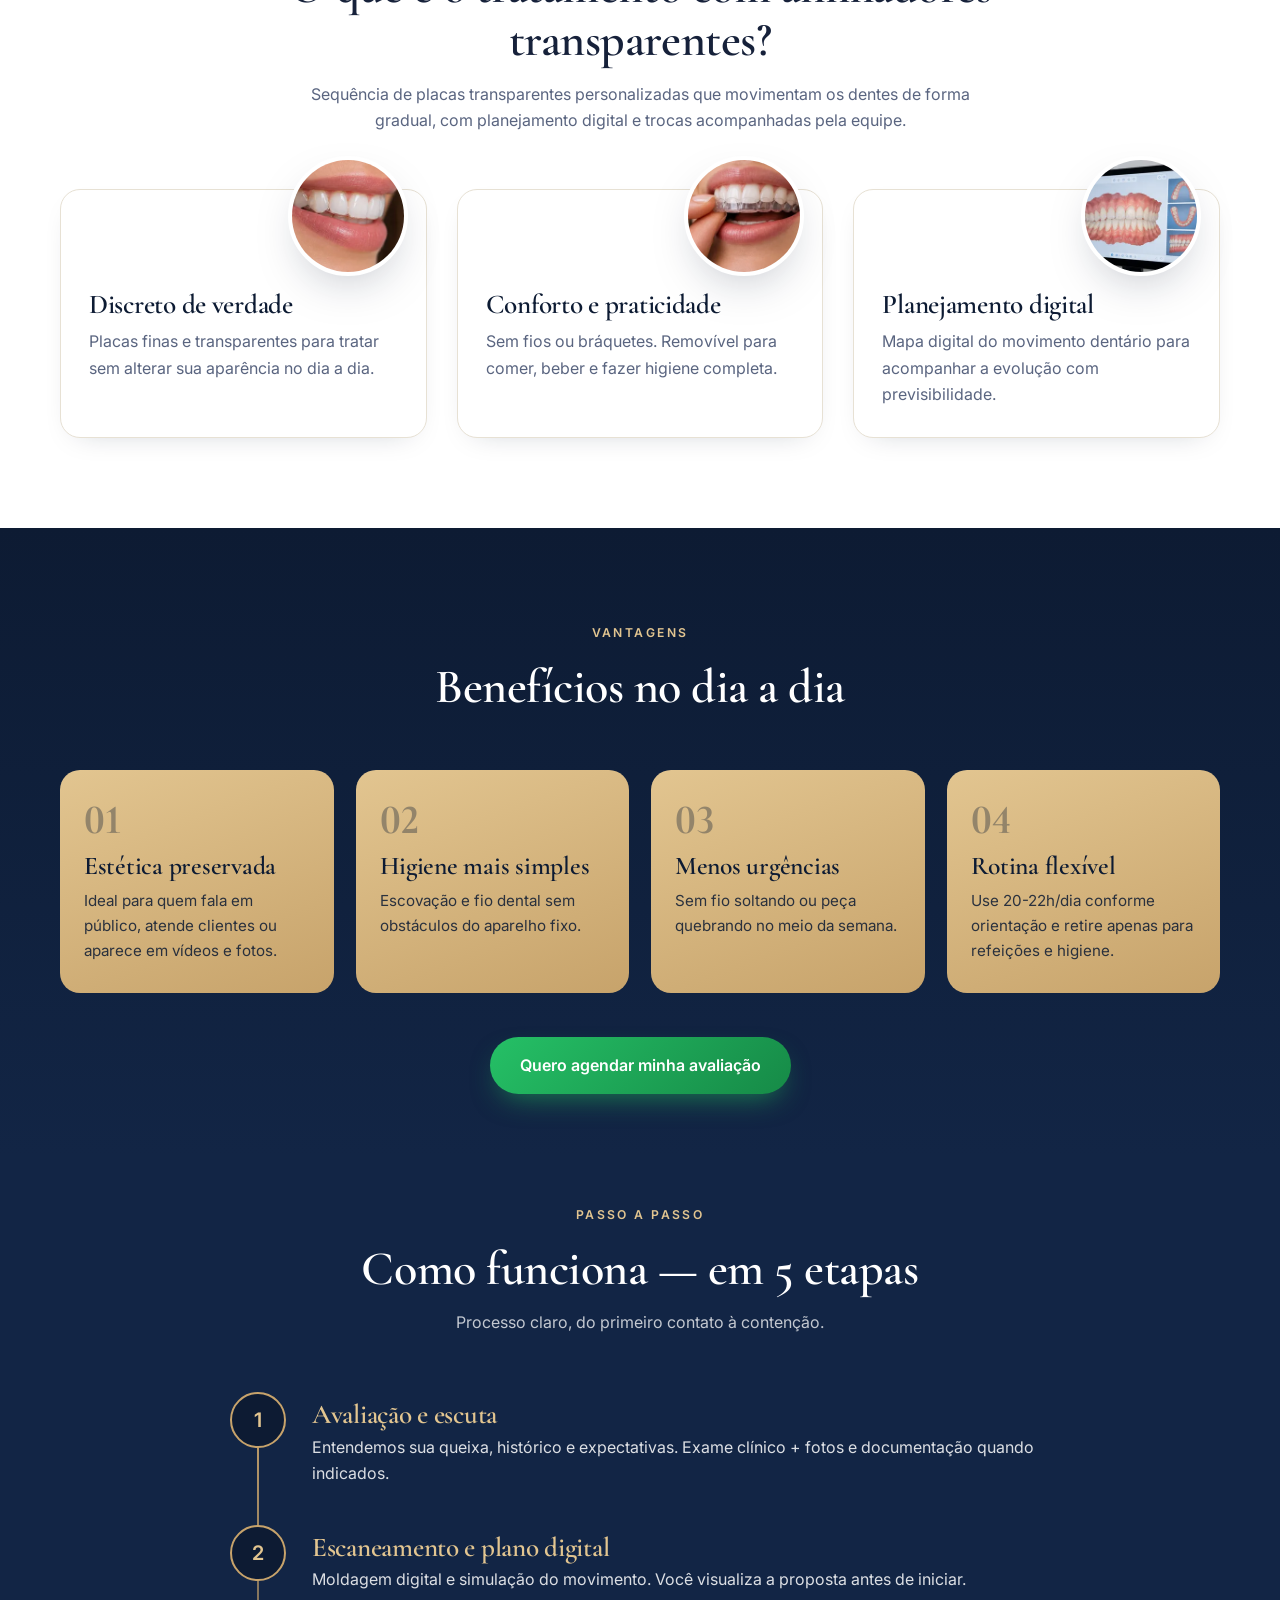
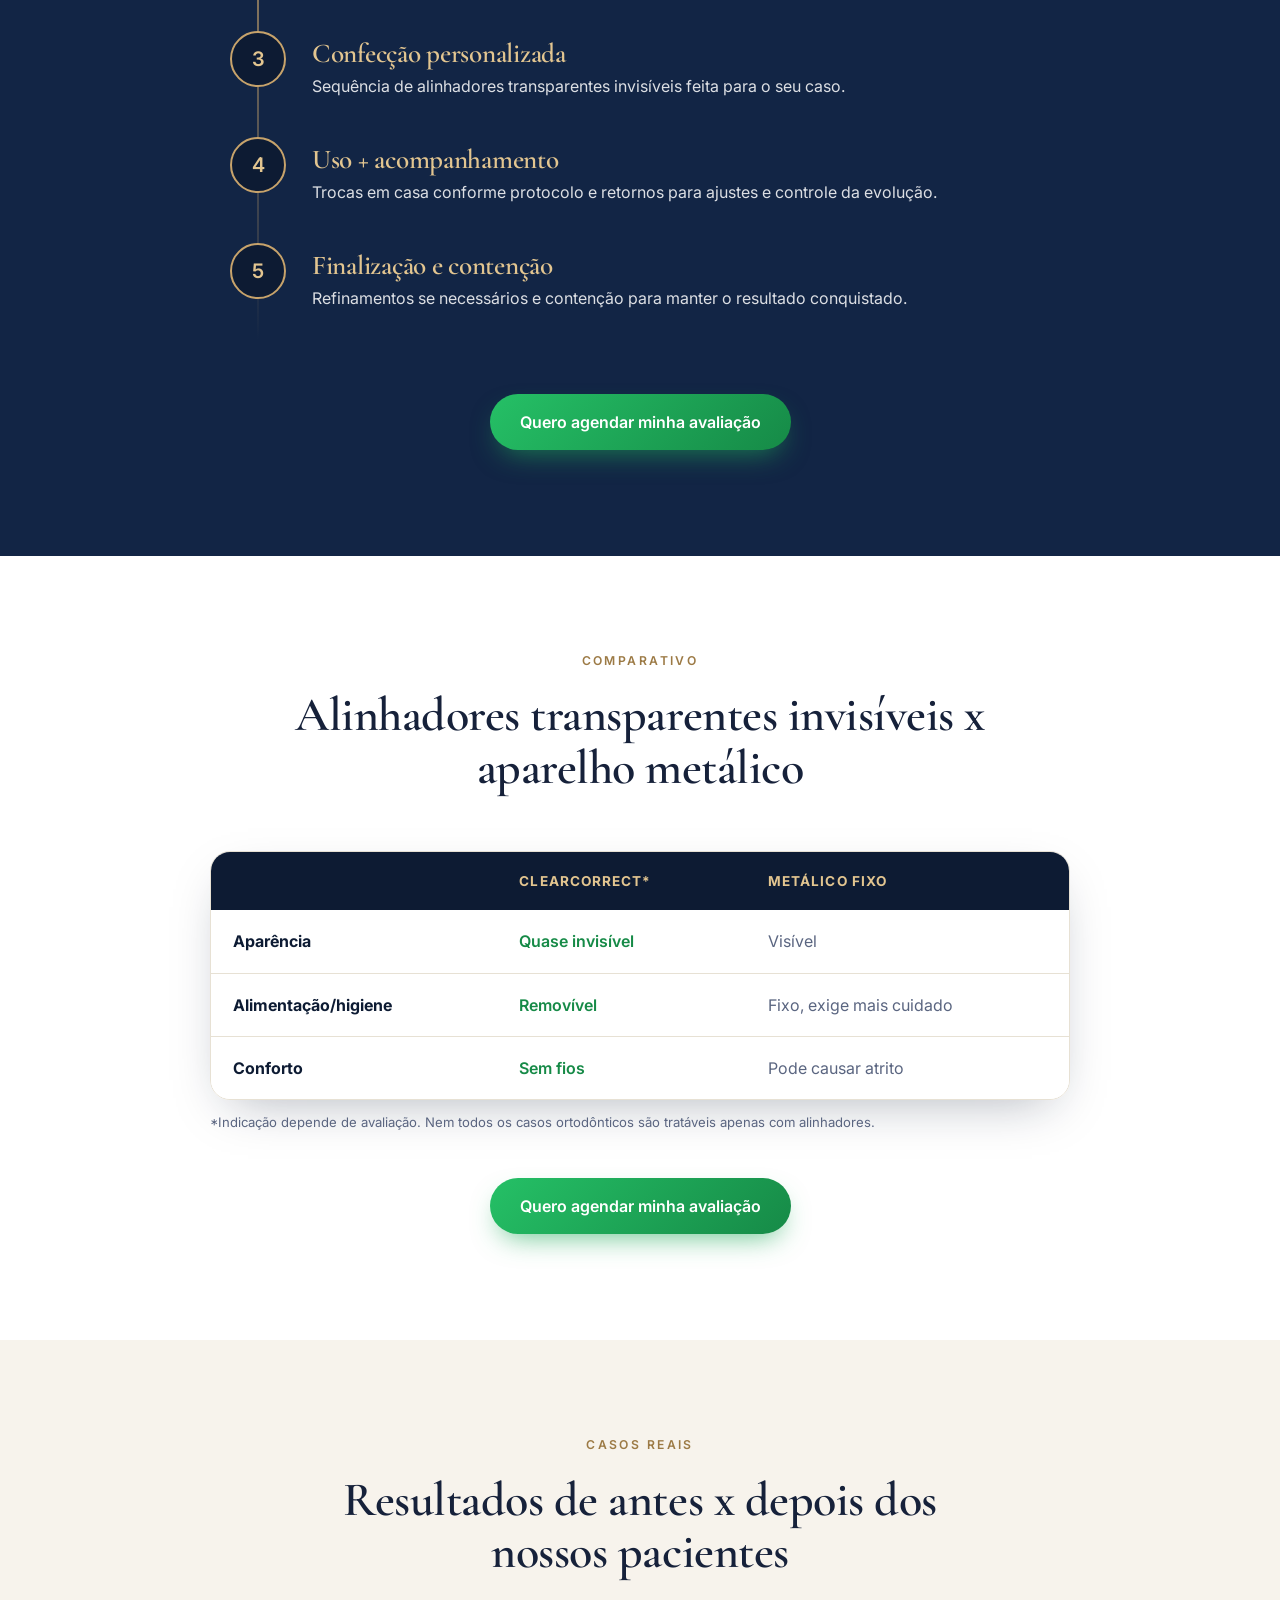
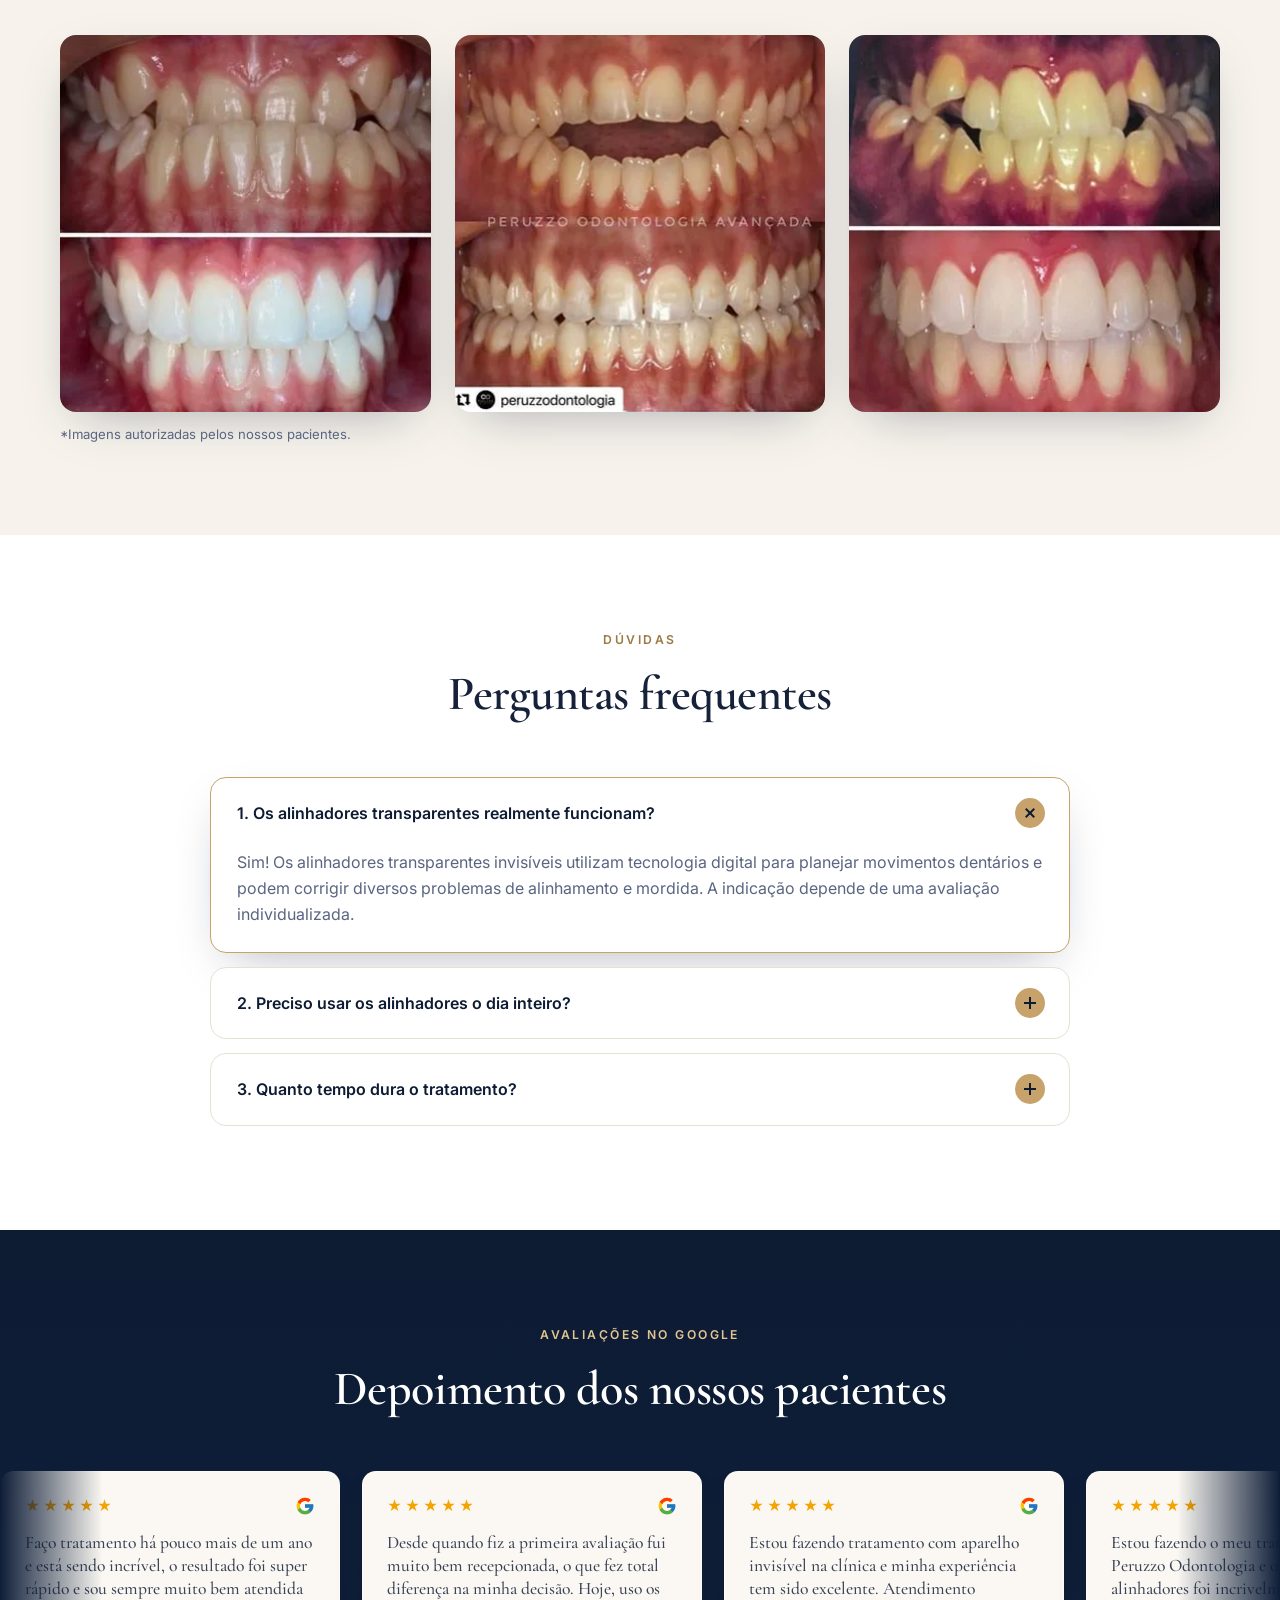
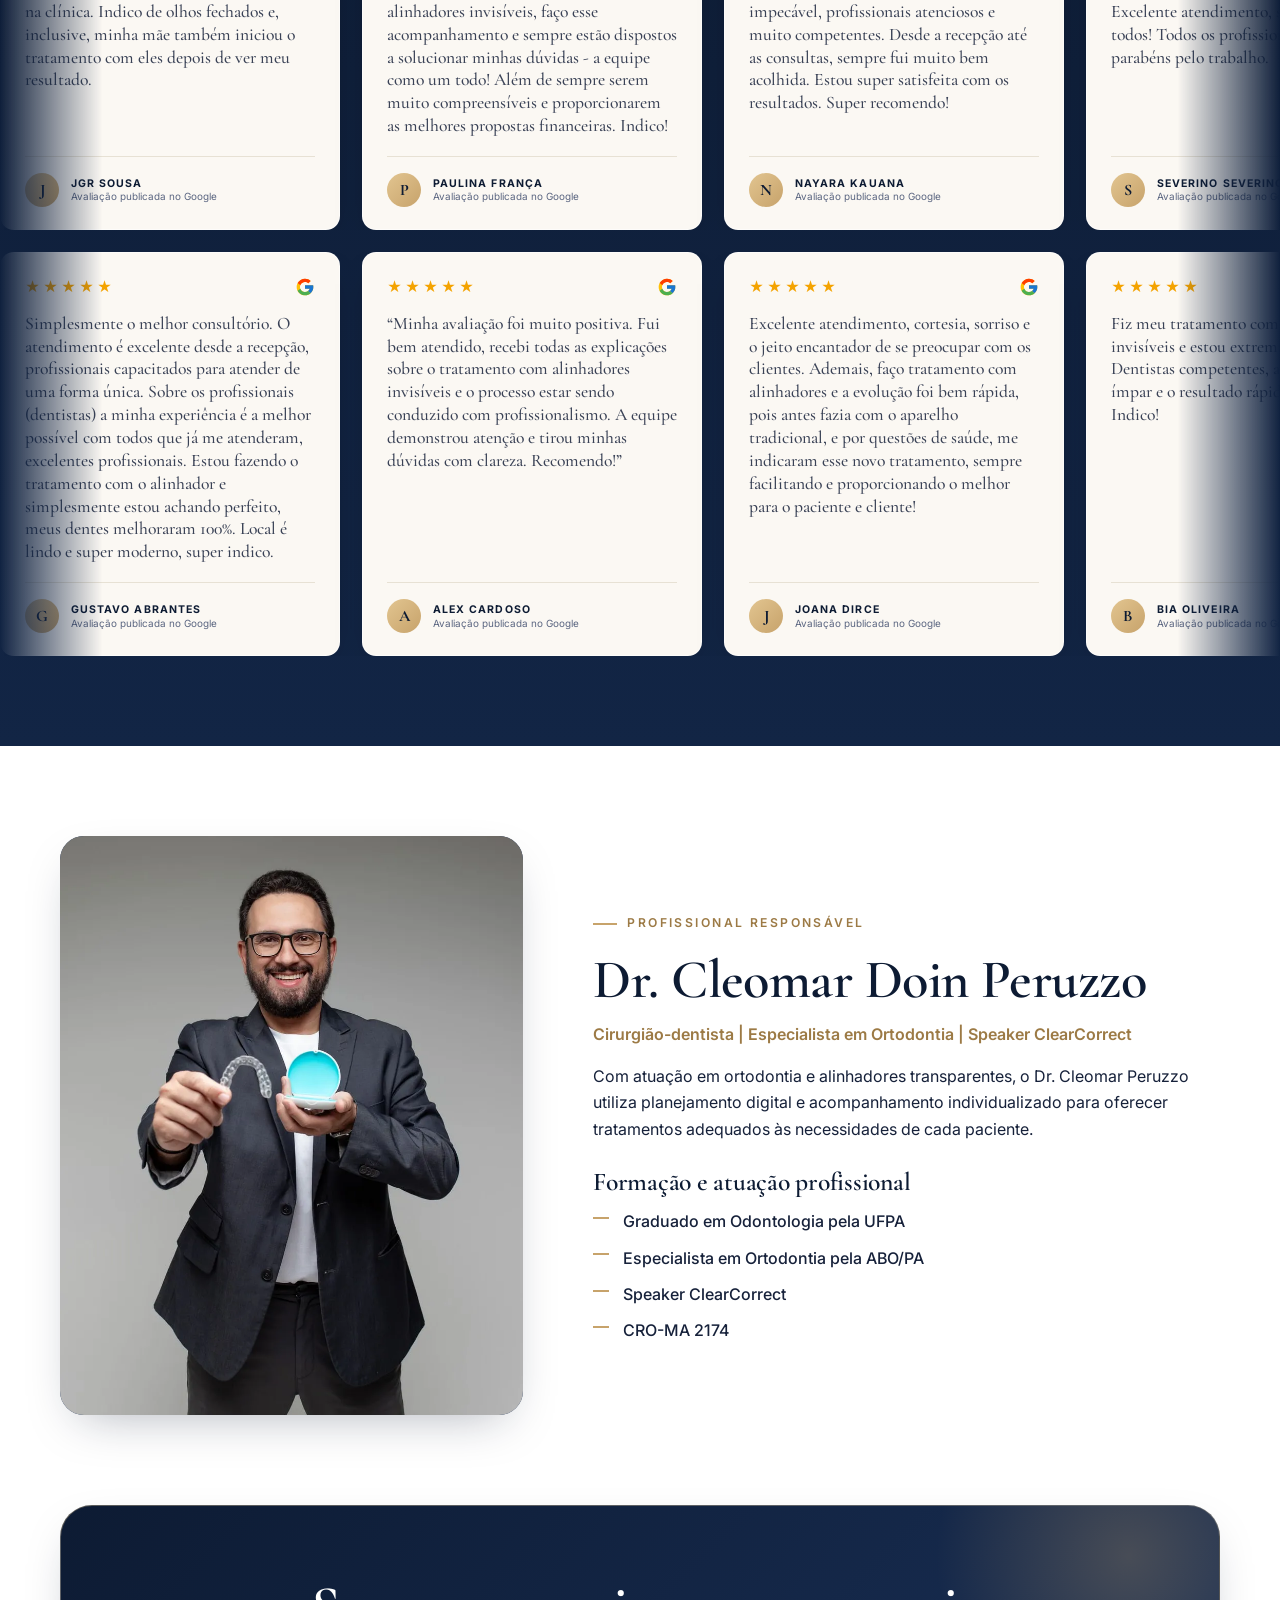
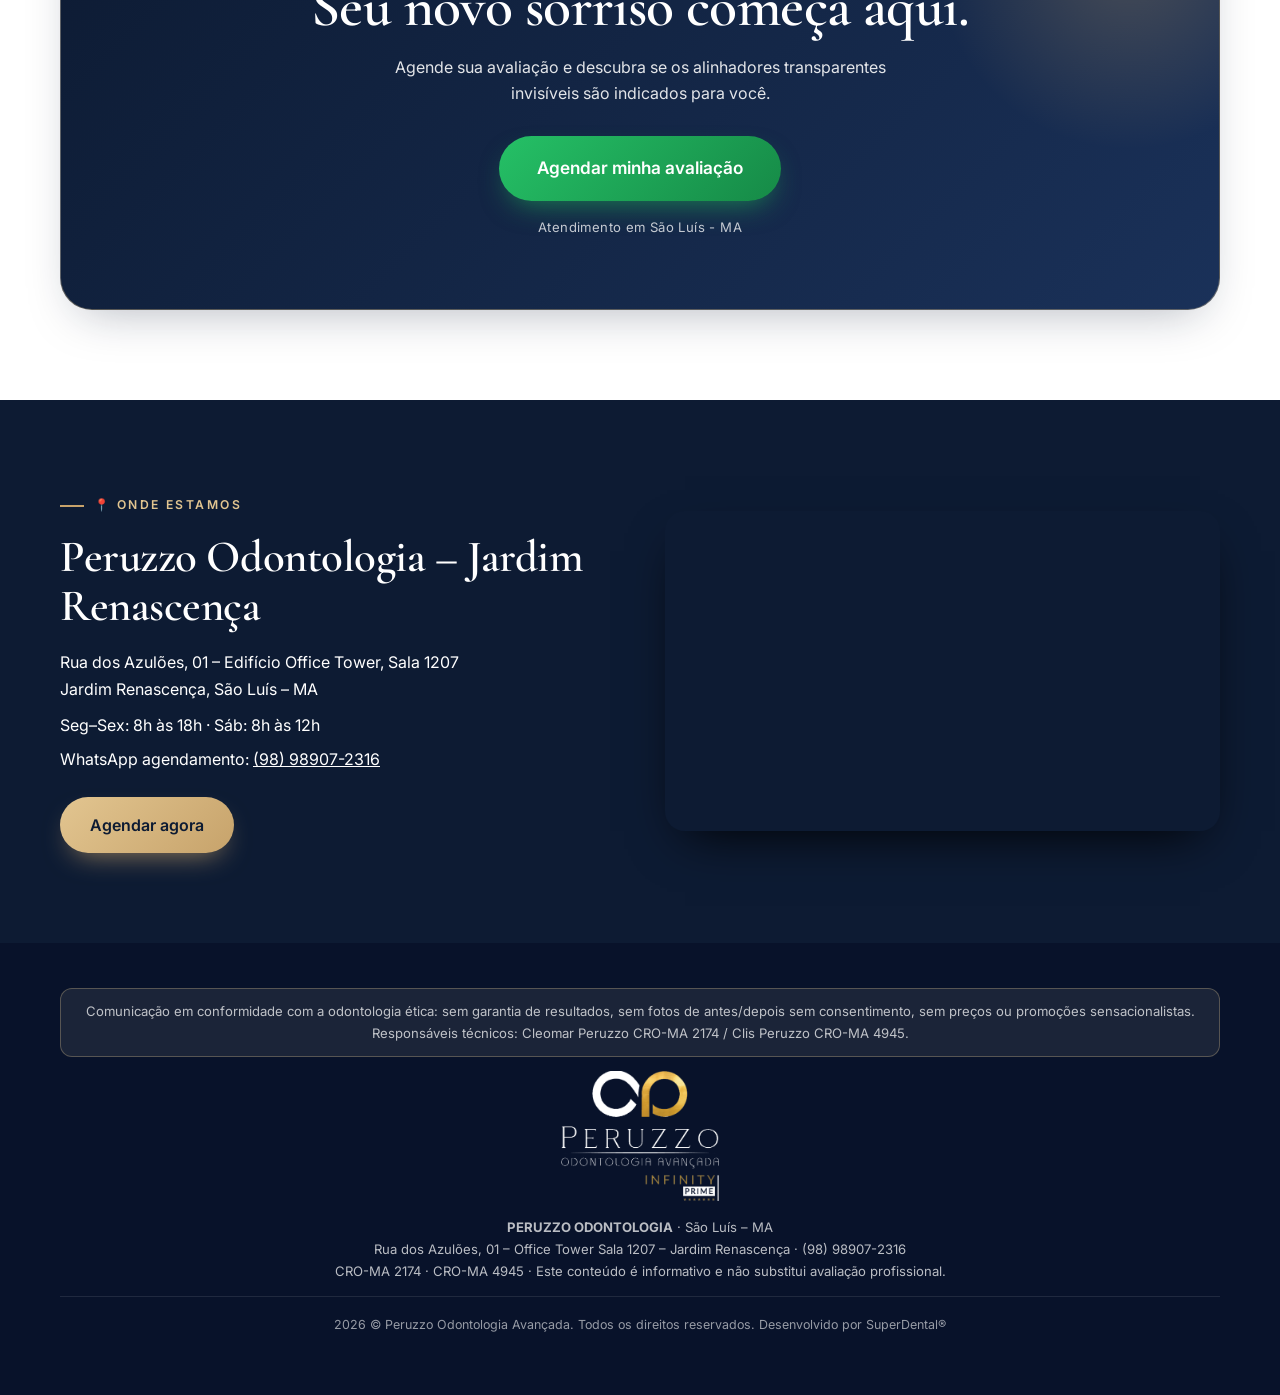
<file: alinhadores-invisiveis-clearcorrect-em-sao-luis-ma.html>
<!DOCTYPE html>
<html lang="pt-BR">
<head>
<!-- Google Tag Manager -->
<script>(function(w,d,s,l,i){w[l]=w[l]||[];w[l].push({'gtm.start':
new Date().getTime(),event:'gtm.js'});var f=d.getElementsByTagName(s)[0],
j=d.createElement(s),dl=l!='dataLayer'?'&l='+l:'';j.async=true;j.src=
'https://www.googletagmanager.com/gtm.js?id='+i+dl;f.parentNode.insertBefore(j,f);
})(window,document,'script','dataLayer','GTM-KQSMHRCX');</script>
<!-- End Google Tag Manager -->

<!-- Google tag (gtag.js) -->
<script async src="https://www.googletagmanager.com/gtag/js?id=G-EGXQD1794N"></script>
<script>
  window.dataLayer = window.dataLayer || [];
  function gtag(){dataLayer.push(arguments);}
  gtag('js', new Date());

  gtag('config', 'G-EGXQD1794N');
</script>

<!-- Google tag (gtag.js) -->
<script async src="https://www.googletagmanager.com/gtag/js?id=UA-82647572-1"></script>
<script>
  window.dataLayer = window.dataLayer || [];
  function gtag(){dataLayer.push(arguments);}
  gtag('js', new Date());

  gtag('config', 'UA-82647572-1');
</script>

<meta charset="utf-8">
<meta name="viewport" content="width=device-width, initial-scale=1">
<title>Alinhadores Invisíveis ClearCorrect em São Luís - MA | Peruzzo Odontologia</title>
<meta name="description" content="Alinhe seus dentes com discrição e tecnologia. Tratamento com alinhadores transparentes ClearCorrect na Peruzzo Odontologia Avançada, em São Luís - MA. Agende sua avaliação.">
<meta name="robots" content="index, follow, max-image-preview:large">
<meta name="theme-color" content="#0d1b33">
<link rel="canonical" href="https://peruzzodontologia.com.br/">
<meta property="og:type" content="website">
<meta property="og:locale" content="pt_BR">
<meta property="og:title" content="Alinhadores Invisíveis ClearCorrect em São Luís | Peruzzo Odontologia">
<meta property="og:description" content="Planejamento digital, atendimento personalizado e acompanhamento profissional para cuidar do seu sorriso.">
<meta property="og:image" content="https://peruzzodontologia.com.br/assets/img/og.jpg">
<meta name="twitter:card" content="summary_large_image">

<link rel="icon" type="image/webp" href="img/favicon.webp">
<link rel="apple-touch-icon" href="img/favicon.webp">
<link rel="preconnect" href="https://fonts.googleapis.com">
<link rel="preconnect" href="https://fonts.gstatic.com" crossorigin>
<link rel="stylesheet" href="https://fonts.googleapis.com/css2?family=Cormorant+Garamond:wght@500;600;700&family=Inter:wght@400;500;600;700&display=swap">
<link rel="stylesheet" href="css/style.css">

<script type="application/ld+json">
{
  "@context": "https://schema.org",
  "@graph": [
    {
      "@type": ["Dentist", "LocalBusiness"],
      "@id": "https://peruzzodontologia.com.br/#clinica",
      "name": "Peruzzo Odontologia Avançada",
      "description": "Clínica de ortodontia e alinhadores transparentes ClearCorrect em São Luís - MA.",
      "telephone": "+5598989072316",
      "url": "https://peruzzodontologia.com.br/",
      "medicalSpecialty": "Orthodontics",
      "address": {
        "@type": "PostalAddress",
        "streetAddress": "Rua dos Azulões, 01 – Edifício Office Tower, Sala 1207",
        "addressLocality": "São Luís",
        "addressRegion": "MA",
        "addressNeighborhood": "Jardim Renascença",
        "addressCountry": "BR"
      },
      "openingHoursSpecification": [
        {"@type": "OpeningHoursSpecification", "dayOfWeek": ["Monday","Tuesday","Wednesday","Thursday","Friday"], "opens": "08:00", "closes": "18:00"},
        {"@type": "OpeningHoursSpecification", "dayOfWeek": "Saturday", "opens": "08:00", "closes": "12:00"}
      ]
    },
    {
      "@type": "Physician",
      "name": "Dr. Cleomar Doin Peruzzo",
      "jobTitle": "Cirurgião-dentista e Especialista em Ortodontia",
      "identifier": "CRO-MA 2174",
      "worksFor": {"@id": "https://peruzzodontologia.com.br/#clinica"}
    },
    {
      "@type": "FAQPage",
      "mainEntity": [
        {"@type": "Question", "name": "Os alinhadores transparentes realmente funcionam?", "acceptedAnswer": {"@type": "Answer", "text": "Sim! Os alinhadores transparentes invisíveis utilizam tecnologia digital para planejar movimentos dentários e podem corrigir diversos problemas de alinhamento e mordida. A indicação depende de uma avaliação individualizada."}},
        {"@type": "Question", "name": "Preciso usar os alinhadores o dia inteiro?", "acceptedAnswer": {"@type": "Answer", "text": "Para que o tratamento evolua conforme o planejamento, geralmente é necessário utilizar os alinhadores de 20 a 22 horas por dia, retirando-os para comer, beber líquidos diferentes de água e realizar a higiene bucal."}},
        {"@type": "Question", "name": "Quanto tempo dura o tratamento?", "acceptedAnswer": {"@type": "Answer", "text": "A duração varia conforme a complexidade do caso e as necessidades de cada paciente. Após a avaliação e o planejamento digital, é possível estimar o tempo de tratamento."}}
      ]
    }
  ]
}
</script>
</head>
<body>
<!-- Google Tag Manager (noscript) -->
<noscript><iframe src="https://www.googletagmanager.com/ns.html?id=GTM-KQSMHRCX"
height="0" width="0" style="display:none;visibility:hidden"></iframe></noscript>
<!-- End Google Tag Manager (noscript) -->


<a class="skip" href="#conteudo">Ir para o conteúdo</a>

<main id="conteudo">

<!-- HERO -->
<section class="hero">
  <div class="hero__glow" aria-hidden="true"></div>
  <div class="container hero__grid">
    <img class="hero__logo hero__logo--m" src="img/logo.png" width="396" height="327" alt="Peruzzo Odontologia Avançada" decoding="async">
    <div class="hero__text">
      <img class="hero__logo hero__logo--d reveal" src="img/logo.png" width="396" height="327" alt="Peruzzo Odontologia Avançada" decoding="async">
      <span class="eyebrow reveal">Alinhadores invisíveis ClearCorrect</span>
      <h1 class="reveal" style="--d:.08s">Alinhe seus dentes<br> com <em>discrição</em> e tecnologia.</h1>
      <p class="lead reveal" style="--d:.16s">Conheça o tratamento com os alinhadores invisíveis na Peruzzo Odontologia Avançada. Planejamento digital, atendimento personalizado e acompanhamento profissional para cuidar do seu sorriso.</p>
      <div class="reveal" style="--d:.24s">
        <a class="btn btn--wa btn--lg pulse" href="#" data-wa>
          <svg width="22" height="22" viewBox="0 0 24 24" fill="currentColor" aria-hidden="true"><path d="M12 2a10 10 0 0 0-8.6 15.1L2 22l5-1.3A10 10 0 1 0 12 2Zm5.8 14.2c-.2.7-1.4 1.3-1.9 1.3-.5.1-1.1.1-1.8-.1a16 16 0 0 1-5.4-3.3c-1.5-1.5-2.4-3.2-2.5-3.7-.1-.5-.1-1 .4-1.7.4-.4.7-.5.9-.5h.5c.2 0 .4 0 .6.5l.8 1.9c.1.2.1.3 0 .5l-.4.5-.3.4c-.1.2-.2.3 0 .6.5.9 1.3 1.6 2.2 2.1.3.2.5.2.7 0l.7-.9c.2-.2.3-.2.6-.1l1.8.9c.2.1.4.2.5.3.1.2.1.8-.1 1.4Z"/></svg>
          Quero agendar minha avaliação
        </a>
        <p class="micro">Atendimento individualizado · Planejamento digital · Acompanhamento profissional</p>
      </div>
    </div>
    <div class="hero__media reveal" style="--d:.2s">
      <div class="frame">
        <img class="hero__img" src="img/hero.webp" width="1377" height="1817" alt="Dr. Cleomar Peruzzo e Dra. Clis Peruzzo segurando um alinhador transparente" fetchpriority="high" decoding="async">
      </div>
      <div class="badge-float">
        <strong>3 anos</strong>
        <span>consecutivos de reconhecimento ClearCorrect</span>
      </div>
    </div>
  </div>
</section>

<!-- RECONHECIMENTO + PARA QUEM -->
<section class="band">
  <div class="container">
    <p class="award reveal">Pelo terceiro ano consecutivo, a <strong>Peruzzo Odontologia Avançada</strong> recebe o reconhecimento <strong>Eleita pela ClearCorrect</strong>, reforçando nosso compromisso com a ortodontia digital e o tratamento com alinhadores transparentes.</p>

    <div class="who reveal">
      <h2 class="who__title">Para quem é esta avaliação?</h2>
      <ul class="checks">
        <li>Dentes apinhados, espaçados ou com giro que te incomodam no sorriso ou em fotos</li>
        <li>Quer corrigir sem aparelho metálico aparente no trabalho ou eventos</li>
        <li>Busca rotina prática: remover para comer e higienizar</li>
      </ul>
      <p class="note">Cada caso é único. Somente após avaliação clínica e exames é possível indicar se o ClearCorrect é adequado para você. Resultados variam entre pacientes.</p>
    </div>
  </div>
</section>

<!-- O QUE É -->
<section class="section" id="tratamento">
  <div class="container">
    <header class="sec-head reveal">
      <span class="eyebrow eyebrow--dark">O tratamento</span>
      <h2>O que é o tratamento com alinhadores transparentes?</h2>
      <p>Sequência de placas transparentes personalizadas que movimentam os dentes de forma gradual, com planejamento digital e trocas acompanhadas pela equipe.</p>
    </header>
    <div class="cards3">
      <article class="card reveal">
        <img class="card__img" src="img/item1.webp" width="255" height="239" loading="lazy" decoding="async" alt="Alinhador transparente quase invisível nos dentes">
        <h3>Discreto de verdade</h3>
        <p>Placas finas e transparentes para tratar sem alterar sua aparência no dia a dia.</p>
      </article>
      <article class="card reveal" style="--d:.1s">
        <img class="card__img" src="img/item2.webp" width="255" height="239" loading="lazy" decoding="async" alt="Paciente removendo o alinhador transparente">
        <h3>Conforto e praticidade</h3>
        <p>Sem fios ou bráquetes. Removível para comer, beber e fazer higiene completa.</p>
      </article>
      <article class="card reveal" style="--d:.2s">
        <img class="card__img" src="img/item3.webp" width="255" height="239" loading="lazy" decoding="async" alt="Planejamento digital do movimento dentário na tela">
        <h3>Planejamento digital</h3>
        <p>Mapa digital do movimento dentário para acompanhar a evolução com previsibilidade.</p>
      </article>
    </div>
  </div>
</section>

<!-- BENEFÍCIOS -->
<section class="section section--navy" id="beneficios">
  <div class="container">
    <header class="sec-head sec-head--light reveal">
      <span class="eyebrow">Vantagens</span>
      <h2>Benefícios no dia a dia</h2>
    </header>
    <div class="benefits">
      <article class="benefit reveal"><span class="benefit__n">01</span><h3>Estética preservada</h3><p>Ideal para quem fala em público, atende clientes ou aparece em vídeos e fotos.</p></article>
      <article class="benefit reveal" style="--d:.08s"><span class="benefit__n">02</span><h3>Higiene mais simples</h3><p>Escovação e fio dental sem obstáculos do aparelho fixo.</p></article>
      <article class="benefit reveal" style="--d:.16s"><span class="benefit__n">03</span><h3>Menos urgências</h3><p>Sem fio soltando ou peça quebrando no meio da semana.</p></article>
      <article class="benefit reveal" style="--d:.24s"><span class="benefit__n">04</span><h3>Rotina flexível</h3><p>Use 20-22h/dia conforme orientação e retire apenas para refeições e higiene.</p></article>
    </div>
    <p class="center reveal"><a class="btn btn--wa" href="#" data-wa>Quero agendar minha avaliação</a></p>
  </div>
</section>

<!-- ETAPAS -->
<section class="section section--navy2" id="etapas">
  <div class="container">
    <header class="sec-head sec-head--light reveal">
      <span class="eyebrow">Passo a passo</span>
      <h2>Como funciona — em 5 etapas</h2>
      <p>Processo claro, do primeiro contato à contenção.</p>
    </header>
    <ol class="steps">
      <li class="step reveal"><span class="step__n">1</span><div><h3>Avaliação e escuta</h3><p>Entendemos sua queixa, histórico e expectativas. Exame clínico + fotos e documentação quando indicados.</p></div></li>
      <li class="step reveal"><span class="step__n">2</span><div><h3>Escaneamento e plano digital</h3><p>Moldagem digital e simulação do movimento. Você visualiza a proposta antes de iniciar.</p></div></li>
      <li class="step reveal"><span class="step__n">3</span><div><h3>Confecção personalizada</h3><p>Sequência de alinhadores transparentes invisíveis feita para o seu caso.</p></div></li>
      <li class="step reveal"><span class="step__n">4</span><div><h3>Uso + acompanhamento</h3><p>Trocas em casa conforme protocolo e retornos para ajustes e controle da evolução.</p></div></li>
      <li class="step reveal"><span class="step__n">5</span><div><h3>Finalização e contenção</h3><p>Refinamentos se necessários e contenção para manter o resultado conquistado.</p></div></li>
    </ol>
    <p class="center reveal"><a class="btn btn--wa" href="#" data-wa>Quero agendar minha avaliação</a></p>
  </div>
</section>

<!-- COMPARATIVO -->
<section class="section" id="comparativo">
  <div class="container container--narrow">
    <header class="sec-head reveal">
      <span class="eyebrow eyebrow--dark">Comparativo</span>
      <h2>Alinhadores transparentes invisíveis x aparelho metálico</h2>
    </header>
    <div class="table-wrap reveal">
      <table class="compare">
        <thead><tr><th scope="col"><span class="sr">Critério</span></th><th scope="col">ClearCorrect*</th><th scope="col">Metálico fixo</th></tr></thead>
        <tbody>
          <tr><th scope="row">Aparência</th><td>Quase invisível</td><td>Visível</td></tr>
          <tr><th scope="row">Alimentação/higiene</th><td>Removível</td><td>Fixo, exige mais cuidado</td></tr>
          <tr><th scope="row">Conforto</th><td>Sem fios</td><td>Pode causar atrito</td></tr>
        </tbody>
      </table>
    </div>
    <p class="note note--plain">*Indicação depende de avaliação. Nem todos os casos ortodônticos são tratáveis apenas com alinhadores.</p>
    <p class="center reveal"><a class="btn btn--wa" href="#" data-wa>Quero agendar minha avaliação</a></p>
  </div>
</section>

<!-- RESULTADOS -->
<section class="section section--cream" id="resultados">
  <div class="container">
    <header class="sec-head reveal">
      <span class="eyebrow eyebrow--dark">Casos reais</span>
      <h2>Resultados de antes x depois dos nossos pacientes</h2>
    </header>
    <div class="gallery">
      <figure class="reveal"><img src="img/caso1.webp" width="368" height="374" loading="lazy" decoding="async" alt="Caso 1: antes e depois do tratamento com alinhadores transparentes"></figure>
      <figure class="reveal" style="--d:.1s"><img src="img/caso2.webp" width="368" height="374" loading="lazy" decoding="async" alt="Caso 2: antes e depois do tratamento com alinhadores transparentes"></figure>
      <figure class="reveal" style="--d:.2s"><img src="img/caso3.webp" width="368" height="374" loading="lazy" decoding="async" alt="Caso 3: antes e depois do tratamento com alinhadores transparentes"></figure>
    </div>
    <p class="note note--plain">*Imagens autorizadas pelos nossos pacientes.</p>
  </div>
</section>

<!-- FAQ -->
<section class="section" id="faq">
  <div class="container container--narrow">
    <header class="sec-head reveal">
      <span class="eyebrow eyebrow--dark">Dúvidas</span>
      <h2>Perguntas frequentes</h2>
    </header>
    <div class="faq reveal">
      <details open>
        <summary>1. Os alinhadores transparentes realmente funcionam?</summary>
        <p>Sim! Os alinhadores transparentes invisíveis utilizam tecnologia digital para planejar movimentos dentários e podem corrigir diversos problemas de alinhamento e mordida. A indicação depende de uma avaliação individualizada.</p>
      </details>
      <details>
        <summary>2. Preciso usar os alinhadores o dia inteiro?</summary>
        <p>Para que o tratamento evolua conforme o planejamento, geralmente é necessário utilizar os alinhadores de 20 a 22 horas por dia, retirando-os para comer, beber líquidos diferentes de água e realizar a higiene bucal.</p>
      </details>
      <details>
        <summary>3. Quanto tempo dura o tratamento?</summary>
        <p>A duração varia conforme a complexidade do caso e as necessidades de cada paciente. Após a avaliação e o planejamento digital, é possível estimar o tempo de tratamento.</p>
      </details>
    </div>
  </div>
</section>

<!-- DEPOIMENTOS -->
<section class="section section--navy" id="depoimentos">
  <div class="container">
    <header class="sec-head sec-head--light reveal">
      <span class="eyebrow">Avaliações no Google</span>
      <h2>Depoimento dos nossos pacientes</h2>
    </header>
  </div>
    <svg width="0" height="0" style="position:absolute" aria-hidden="true"><symbol id="g" viewBox="0 0 48 48"><path fill="#FFC107" d="M43.611,20.083H42V20H24v8h11.303c-1.649,4.657-6.08,8-11.303,8c-6.627,0-12-5.373-12-12c0-6.627,5.373-12,12-12c3.059,0,5.842,1.154,7.961,3.039l5.657-5.657C34.046,6.053,29.268,4,24,4C12.955,4,4,12.955,4,24c0,11.045,8.955,20,20,20c11.045,0,20-8.955,20-20C44,22.659,43.862,21.35,43.611,20.083z"/><path fill="#FF3D00" d="M6.306,14.691l6.571,4.819C14.655,15.108,18.961,12,24,12c3.059,0,5.842,1.154,7.961,3.039l5.657-5.657C34.046,6.053,29.268,4,24,4C16.318,4,9.656,8.337,6.306,14.691z"/><path fill="#4CAF50" d="M24,44c5.166,0,9.86-1.977,13.409-5.192l-6.19-5.238C29.211,35.091,26.715,36,24,36c-5.202,0-9.619-3.317-11.283-7.946l-6.522,5.025C9.505,39.556,16.227,44,24,44z"/><path fill="#1976D2" d="M43.611,20.083H42V20H24v8h11.303c-0.792,2.237-2.231,4.166-4.087,5.571c0.001-0.001,0.002-0.001,0.003-0.002l6.19,5.238C36.971,39.205,44,34,44,24C44,22.659,43.862,21.35,43.611,20.083z"/></symbol></svg>
    <div class="marquees" data-marquees>
      <div class="marquee"><div class="marquee__track"><blockquote class="tcard"><div class="tcard__top"><span class="stars" role="img" aria-label="5 estrelas">★★★★★</span><svg class="g" width="20" height="20" viewBox="0 0 48 48" aria-hidden="true"><use href="#g"/></svg></div><p>Faço tratamento há pouco mais de um ano e está sendo incrível, o resultado foi super rápido e sou sempre muito bem atendida na clínica. Indico de olhos fechados e, inclusive, minha mãe também iniciou o tratamento com eles depois de ver meu resultado.</p><footer><span class="avatar" aria-hidden="true">J</span><span class="who-n"><strong>JGR SOUSA</strong><small>Avaliação publicada no Google</small></span></footer></blockquote><blockquote class="tcard"><div class="tcard__top"><span class="stars" role="img" aria-label="5 estrelas">★★★★★</span><svg class="g" width="20" height="20" viewBox="0 0 48 48" aria-hidden="true"><use href="#g"/></svg></div><p>Desde quando fiz a primeira avaliação fui muito bem recepcionada, o que fez total diferença na minha decisão. Hoje, uso os alinhadores invisíveis, faço esse acompanhamento e sempre estão dispostos a solucionar minhas dúvidas - a equipe como um todo! Além de sempre serem muito compreensíveis e proporcionarem as melhores propostas financeiras. Indico!</p><footer><span class="avatar" aria-hidden="true">P</span><span class="who-n"><strong>PAULINA FRANÇA</strong><small>Avaliação publicada no Google</small></span></footer></blockquote><blockquote class="tcard"><div class="tcard__top"><span class="stars" role="img" aria-label="5 estrelas">★★★★★</span><svg class="g" width="20" height="20" viewBox="0 0 48 48" aria-hidden="true"><use href="#g"/></svg></div><p>Estou fazendo tratamento com aparelho invisível na clínica e minha experiência tem sido excelente. Atendimento impecável, profissionais atenciosos e muito competentes. Desde a recepção até as consultas, sempre fui muito bem acolhida. Estou super satisfeita com os resultados. Super recomendo!</p><footer><span class="avatar" aria-hidden="true">N</span><span class="who-n"><strong>NAYARA KAUANA</strong><small>Avaliação publicada no Google</small></span></footer></blockquote><blockquote class="tcard"><div class="tcard__top"><span class="stars" role="img" aria-label="5 estrelas">★★★★★</span><svg class="g" width="20" height="20" viewBox="0 0 48 48" aria-hidden="true"><use href="#g"/></svg></div><p>Estou fazendo o meu tratamento na Peruzzo Odontologia e o resultado com os alinhadores foi incrivelmente rápido. Excelente atendimento, superindico a todos! Todos os profissionais estão de parabéns pelo trabalho.</p><footer><span class="avatar" aria-hidden="true">S</span><span class="who-n"><strong>SEVERINO SEVERINO</strong><small>Avaliação publicada no Google</small></span></footer></blockquote></div></div>
      <div class="marquee marquee--rev"><div class="marquee__track"><blockquote class="tcard"><div class="tcard__top"><span class="stars" role="img" aria-label="5 estrelas">★★★★★</span><svg class="g" width="20" height="20" viewBox="0 0 48 48" aria-hidden="true"><use href="#g"/></svg></div><p>Simplesmente o melhor consultório. O atendimento é excelente desde a recepção, profissionais capacitados para atender de uma forma única. Sobre os profissionais (dentistas) a minha experiência é a melhor possível com todos que já me atenderam, excelentes profissionais. Estou fazendo o tratamento com o alinhador e simplesmente estou achando perfeito, meus dentes melhoraram 100%. Local é lindo e super moderno, super indico.</p><footer><span class="avatar" aria-hidden="true">G</span><span class="who-n"><strong>GUSTAVO ABRANTES</strong><small>Avaliação publicada no Google</small></span></footer></blockquote><blockquote class="tcard"><div class="tcard__top"><span class="stars" role="img" aria-label="5 estrelas">★★★★★</span><svg class="g" width="20" height="20" viewBox="0 0 48 48" aria-hidden="true"><use href="#g"/></svg></div><p>“Minha avaliação foi muito positiva. Fui bem atendido, recebi todas as explicações sobre o tratamento com alinhadores invisíveis e o processo estar sendo conduzido com profissionalismo. A equipe demonstrou atenção e tirou minhas dúvidas com clareza. Recomendo!”</p><footer><span class="avatar" aria-hidden="true">A</span><span class="who-n"><strong>ALEX CARDOSO</strong><small>Avaliação publicada no Google</small></span></footer></blockquote><blockquote class="tcard"><div class="tcard__top"><span class="stars" role="img" aria-label="5 estrelas">★★★★★</span><svg class="g" width="20" height="20" viewBox="0 0 48 48" aria-hidden="true"><use href="#g"/></svg></div><p>Excelente atendimento, cortesia, sorriso e o jeito encantador de se preocupar com os clientes. Ademais, faço tratamento com alinhadores e a evolução foi bem rápida, pois antes fazia com o aparelho tradicional, e por questões de saúde, me indicaram esse novo tratamento, sempre facilitando e proporcionando o melhor para o paciente e cliente!</p><footer><span class="avatar" aria-hidden="true">J</span><span class="who-n"><strong>JOANA DIRCE</strong><small>Avaliação publicada no Google</small></span></footer></blockquote><blockquote class="tcard"><div class="tcard__top"><span class="stars" role="img" aria-label="5 estrelas">★★★★★</span><svg class="g" width="20" height="20" viewBox="0 0 48 48" aria-hidden="true"><use href="#g"/></svg></div><p>Fiz meu tratamento com alinhadores invisíveis e estou extremamente satisfeita. Dentistas competentes, atendimento ímpar e o resultado rápido e impecável. Indico!</p><footer><span class="avatar" aria-hidden="true">B</span><span class="who-n"><strong>BIA OLIVEIRA</strong><small>Avaliação publicada no Google</small></span></footer></blockquote></div></div>
    </div>
</section>

<!-- ESPECIALISTA -->
<section class="section" id="especialista">
  <div class="container about">
    <div class="about__media reveal">
      <img class="about__img" src="img/cleomar.webp" width="901" height="1310" loading="lazy" decoding="async" alt="Dr. Cleomar Peruzzo segurando um alinhador transparente e o estojo">
    </div>
    <div class="about__text reveal" style="--d:.1s">
      <span class="eyebrow eyebrow--dark">Profissional responsável</span>
      <h2>Dr. Cleomar Doin Peruzzo</h2>
      <p class="about__role">Cirurgião-dentista | Especialista em Ortodontia | Speaker ClearCorrect</p>
      <p>Com atuação em ortodontia e alinhadores transparentes, o Dr. Cleomar Peruzzo utiliza planejamento digital e acompanhamento individualizado para oferecer tratamentos adequados às necessidades de cada paciente.</p>
      <h3>Formação e atuação profissional</h3>
      <ul class="creds">
        <li>Graduado em Odontologia pela UFPA</li>
        <li>Especialista em Ortodontia pela ABO/PA</li>
        <li>Speaker ClearCorrect</li>
        <li>CRO-MA 2174</li>
      </ul>
    </div>
  </div>
</section>

<!-- CTA FINAL -->
<section class="cta">
  <div class="container">
    <div class="cta__box reveal">
      <h2>Seu novo sorriso começa aqui.</h2>
      <p>Agende sua avaliação e descubra se os alinhadores transparentes invisíveis são indicados para você.</p>
      <a class="btn btn--wa btn--lg pulse" href="#" data-wa>Agendar minha avaliação</a>
      <span class="micro">Atendimento em São Luís - MA</span>
    </div>
  </div>
</section>

<!-- LOCALIZAÇÃO -->
<section class="section section--tight" id="contato">
  <div class="container loc">
    <div class="loc__info reveal">
      <span class="eyebrow">📍 Onde estamos</span>
      <h2>Peruzzo Odontologia – Jardim Renascença</h2>
      <address>
        Rua dos Azulões, 01 – Edifício Office Tower, Sala 1207<br>
        Jardim Renascença, São Luís – MA
      </address>
      <p>Seg–Sex: 8h às 18h · Sáb: 8h às 12h</p>
      <p>WhatsApp agendamento: <a href="tel:+5598989072316">(98) 98907-2316</a></p>
      <a class="btn btn--gold" href="#" data-wa>Agendar agora</a>
    </div>
    <div class="loc__map reveal" style="--d:.1s">
      <iframe title="Mapa da Peruzzo Odontologia em São Luís" loading="lazy" referrerpolicy="no-referrer-when-downgrade"
        src="https://www.google.com/maps?q=Rua+dos+Azul%C3%B5es,+01+-+Jardim+Renascen%C3%A7a,+S%C3%A3o+Lu%C3%ADs+-+MA&output=embed"></iframe>
    </div>
  </div>
</section>

</main>

<footer class="footer">
  <div class="container">
    <p class="ethics">Comunicação em conformidade com a odontologia ética: sem garantia de resultados, sem fotos de antes/depois sem consentimento, sem preços ou promoções sensacionalistas. Responsáveis técnicos: Cleomar Peruzzo CRO-MA 2174 / Clis Peruzzo CRO-MA 4945.</p>
    <img class="footer__logo" src="img/logo.png" width="396" height="327" alt="Peruzzo Odontologia Avançada" loading="lazy" decoding="async">
    <p><strong>PERUZZO ODONTOLOGIA</strong> · São Luís – MA<br>
    Rua dos Azulões, 01 – Office Tower Sala 1207 – Jardim Renascença · (98) 98907-2316<br>
    CRO-MA 2174 · CRO-MA 4945 · Este conteúdo é informativo e não substitui avaliação profissional.</p>
    <p class="copyright">2026 © Peruzzo Odontologia Avançada. Todos os direitos reservados. Desenvolvido por SuperDental®</p>
  </div>
</footer>

<a class="wa-float" href="#" data-wa aria-label="Falar no WhatsApp">
  <svg width="30" height="30" viewBox="0 0 24 24" fill="currentColor" aria-hidden="true"><path d="M12 2a10 10 0 0 0-8.6 15.1L2 22l5-1.3A10 10 0 1 0 12 2Zm5.8 14.2c-.2.7-1.4 1.3-1.9 1.3-.5.1-1.1.1-1.8-.1a16 16 0 0 1-5.4-3.3c-1.5-1.5-2.4-3.2-2.5-3.7-.1-.5-.1-1 .4-1.7.4-.4.7-.5.9-.5h.5c.2 0 .4 0 .6.5l.8 1.9c.1.2.1.3 0 .5l-.4.5-.3.4c-.1.2-.2.3 0 .6.5.9 1.3 1.6 2.2 2.1.3.2.5.2.7 0l.7-.9c.2-.2.3-.2.6-.1l1.8.9c.2.1.4.2.5.3.1.2.1.8-.1 1.4Z"/></svg>
</a>

<script src="js/main.js" defer></script>
</body>
</html>
</file>
<file: css/style.css>
:root{
  --navy:#0d1b33; --navy2:#122545; --navy3:#1a3159;
  --gold:#c7a36b; --gold2:#e2c590; --gold-d:#9c7a45;
  --cream:#f7f3ec; --ink:#16213a; --muted:#5a6580; --line:#e7e1d4;
  --wa:#1fa858; --wa-d:#168a47;
  --r:20px; --pad:90px; --shadow:0 18px 50px -20px rgba(13,27,51,.35);
  --serif:"Cormorant Garamond",Georgia,serif; --sans:"Inter",system-ui,-apple-system,"Segoe UI",Roboto,sans-serif;
}
*,*::before,*::after{box-sizing:border-box}
html{scroll-behavior:smooth}
body{margin:0;font-family:var(--sans);color:var(--ink);background:#fff;line-height:1.65;-webkit-font-smoothing:antialiased;text-rendering:optimizeLegibility}
img,iframe{max-width:100%}
h1,h2,h3{font-family:var(--serif);line-height:1.1;margin:0;font-weight:600;letter-spacing:-.01em}
p{margin:0 0 1em}
a{color:inherit}
.container{width:min(1160px,100% - 40px);margin-inline:auto}
.container--narrow{width:min(860px,100% - 40px)}
.center{text-align:center;margin-top:44px}
.sr{position:absolute;width:1px;height:1px;overflow:hidden;clip:rect(0 0 0 0)}
.skip{position:absolute;left:-999px;top:8px;background:var(--gold);color:var(--navy);padding:8px 14px;border-radius:8px;z-index:100}
.skip:focus{left:8px}
:focus-visible{outline:3px solid var(--gold2);outline-offset:3px}

.hero__logo{display:block;height:120px;width:auto;margin:0 0 22px}
.hero__logo--m{display:none}
.footer__logo{display:block;height:130px;width:auto;margin:0 auto 16px}

/* Buttons */
.btn{display:inline-flex;align-items:center;justify-content:center;gap:10px;padding:15px 30px;border-radius:999px;font-weight:600;font-size:1rem;text-decoration:none;border:0;cursor:pointer;transition:transform .25s,box-shadow .25s,background .25s;position:relative;overflow:hidden;text-align:center}
.btn::before{content:"";position:absolute;inset:0;background:linear-gradient(110deg,transparent 30%,rgba(255,255,255,.35) 50%,transparent 70%);transform:translateX(-120%);transition:transform .7s}
.btn:hover::before{transform:translateX(120%)}
.btn:hover{transform:translateY(-3px)}
.btn--wa{background:linear-gradient(135deg,#25c066,var(--wa-d));color:#fff;box-shadow:0 12px 28px -10px rgba(31,168,88,.7)}
.btn--gold{background:linear-gradient(135deg,var(--gold2),var(--gold));color:var(--navy);box-shadow:0 12px 28px -12px rgba(199,163,107,.8)}
.btn--sm{padding:10px 20px;font-size:.88rem}
.btn--lg{padding:18px 38px;font-size:1.08rem}
.pulse{animation:pulse 2.6s infinite}
@keyframes pulse{0%{box-shadow:0 0 0 0 rgba(37,192,102,.55)}70%{box-shadow:0 0 0 18px rgba(37,192,102,0)}100%{box-shadow:0 0 0 0 rgba(37,192,102,0)}}

/* Floating WhatsApp */
.wa-float{position:fixed;right:18px;bottom:18px;z-index:60;width:60px;height:60px;border-radius:50%;background:#25c066;color:#fff;display:grid;place-items:center;box-shadow:0 10px 26px rgba(0,0,0,.35);animation:pulse 2.6s infinite;transition:transform .25s}
.wa-float:hover{transform:scale(1.1)}

/* Reveal */
.reveal{opacity:0;transform:translateY(28px);transition:opacity .8s cubic-bezier(.2,.7,.2,1) var(--d,0s),transform .8s cubic-bezier(.2,.7,.2,1) var(--d,0s)}
.reveal.is-in{opacity:1;transform:none}

/* Placeholders (substituir por <img>) */
.ph{background:linear-gradient(135deg,#1c3159,#0f2140);color:var(--gold2);display:grid;place-items:center;text-align:center;font-size:.9rem;font-weight:600;border:1px dashed rgba(226,197,144,.5);position:relative;overflow:hidden}
.ph small{font-weight:400;opacity:.7;font-size:.72rem}
.ph::after{content:"";position:absolute;inset:0;background:linear-gradient(110deg,transparent 35%,rgba(255,255,255,.08) 50%,transparent 65%);animation:shine 4s infinite}
@keyframes shine{from{transform:translateX(-100%)}to{transform:translateX(100%)}}
.ph img{width:100%;height:100%;object-fit:cover;display:block}
.hero__img{display:block;width:100%;height:auto;aspect-ratio:4/5;object-fit:cover;object-position:50% 30%;border-radius:22px;background:var(--navy3)}
.card__img{width:120px;height:120px;border-radius:50%;object-fit:cover;position:absolute;top:-34px;right:18px;border:4px solid #fff;background:#fff;box-shadow:var(--shadow)}
.ph--case{aspect-ratio:4/5;border-radius:14px}
.about__img{display:block;width:100%;height:auto;aspect-ratio:4/5;object-fit:cover;object-position:50% 25%;border-radius:24px;box-shadow:var(--shadow);background:var(--navy3)}

/* Hero */
.hero{position:relative;background:radial-gradient(1000px 500px at 85% 10%,#1d3868 0,transparent 60%),linear-gradient(180deg,var(--navy),var(--navy2));color:#fff;padding:var(--pad) 0;overflow:hidden}
.hero__glow{position:absolute;width:520px;height:520px;border-radius:50%;background:radial-gradient(circle,rgba(199,163,107,.25),transparent 65%);left:-160px;bottom:-200px;animation:float 9s ease-in-out infinite}
@keyframes float{50%{transform:translate(40px,-30px)}}
.hero__grid{display:grid;grid-template-columns:1.1fr .9fr;gap:60px;align-items:center;position:relative}
.eyebrow{display:inline-block;font-size:.76rem;letter-spacing:.2em;text-transform:uppercase;color:var(--gold2);font-weight:600;margin-bottom:18px;padding-left:34px;position:relative}
.eyebrow::before{content:"";position:absolute;left:0;top:50%;width:24px;height:2px;background:var(--gold)}
.eyebrow--dark{color:var(--gold-d)}
.hero h1{font-size:min(3.2rem,4.1vw);line-height:1;margin-bottom:22px}
.hero h1 em{font-style:italic;color:var(--gold2)}
.lead{font-size:1.15rem;opacity:.9;max-width:560px;margin-bottom:32px}
.micro{font-size:.82rem;opacity:.75;margin:16px 0 0;letter-spacing:.03em}
.frame{padding:10px;border-radius:30px;background:linear-gradient(135deg,var(--gold2),var(--gold-d));box-shadow:0 30px 70px -25px rgba(0,0,0,.7)}
.hero__media{position:relative}
.badge-float{position:absolute;left:-26px;bottom:34px;background:#fff;color:var(--navy);padding:16px 20px;border-radius:16px;max-width:200px;box-shadow:var(--shadow);animation:float 6s ease-in-out infinite}
.badge-float strong{display:block;font-family:var(--serif);font-size:2rem;color:var(--gold-d);line-height:1}
.badge-float span{font-size:.78rem;line-height:1.3;display:block;margin-top:4px}

/* Band */
.band{background:var(--navy);color:#fff;padding:var(--pad) 0}
.award{font-family:var(--serif);font-size:clamp(1.3rem,2.4vw,1.75rem);color:var(--gold2);text-align:center;max-width:900px;margin:0 auto 50px;line-height:1.3}
.who{background:#fff;color:var(--ink);border-radius:var(--r);padding:34px 38px;box-shadow:var(--shadow);max-width:900px;margin:0 auto}
.who__title{font-family:var(--sans);font-size:1.05rem;font-weight:700;margin-bottom:16px}
.checks{list-style:none;padding:0;margin:0 0 20px;display:grid;gap:12px}
.checks li{padding-left:34px;position:relative}
.checks li::before{content:"✓";position:absolute;left:0;top:1px;width:24px;height:24px;border-radius:50%;background:var(--gold);color:var(--navy);font-weight:700;display:grid;place-items:center;font-size:.8rem}
.note{background:#fff7e4;border:1px solid #f0e0b6;color:#7a6330;border-radius:12px;padding:12px 16px;font-size:.82rem;margin:0}
.note--plain{background:none;border:0;color:var(--muted);padding:12px 0 0}

/* Sections */
.section{padding:var(--pad) 0}
.section--tight{padding:var(--pad) 0;background:var(--navy);color:#fff}
.section--navy{background:linear-gradient(180deg,var(--navy),var(--navy2));color:#fff}
.section--navy2{background:var(--navy2);color:#fff}
#beneficios{padding-bottom:calc(var(--pad)/2)}
#etapas{padding-top:calc(var(--pad)/2)}
.section--cream{background:var(--cream)}
.sec-head{max-width:720px;margin:0 auto 56px;text-align:center}
.sec-head h2{font-size:clamp(2rem,4vw,3rem);margin-bottom:14px}
.sec-head p{color:var(--muted)}
.sec-head--light h2{color:#fff}.sec-head--light p{color:rgba(255,255,255,.75)}
.sec-head .eyebrow{padding-left:0}.sec-head .eyebrow::before{display:none}

/* Cards */
.cards3{display:grid;grid-template-columns:repeat(3,1fr);gap:30px;margin-top:20px}
.card{position:relative;background:#fff;border:1px solid var(--line);border-radius:var(--r);padding:100px 28px 30px;box-shadow:0 10px 30px -18px rgba(13,27,51,.25);transition:transform .35s,box-shadow .35s}
.card:hover{transform:translateY(-8px);box-shadow:var(--shadow)}
.card h3{font-size:1.7rem;margin:0 0 8px;color:var(--navy)}
.card p{color:var(--muted);margin:0}
.card.reveal.is-in:hover{transform:translateY(-8px)}

/* Benefits */
.benefits{display:grid;grid-template-columns:repeat(4,1fr);gap:22px}
.benefit{background:linear-gradient(160deg,var(--gold2),var(--gold));color:var(--navy);border-radius:var(--r);padding:30px 24px;transition:transform .35s}
.benefit:hover{transform:translateY(-6px) rotate(-.6deg)}
.benefit__n{font-variant-numeric:lining-nums;font-family:var(--serif);font-size:2.6rem;font-weight:700;opacity:.35;display:block;line-height:1;margin-bottom:10px}
.benefit h3{font-size:1.6rem;margin-bottom:8px}
.benefit p{margin:0;font-size:.95rem;opacity:.85}

/* Steps */
.steps{list-style:none;padding:0;margin:0 auto;max-width:820px;position:relative}
.steps::before{content:"";position:absolute;left:27px;top:10px;bottom:10px;width:2px;background:linear-gradient(var(--gold),transparent)}
.step{display:flex;gap:26px;align-items:flex-start;padding:0 0 38px;position:relative}
.step__n{flex:none;width:56px;height:56px;border-radius:50%;background:var(--navy);border:2px solid var(--gold);color:var(--gold2);font-family:var(--sans);font-size:1.25rem;font-weight:600;line-height:1;font-variant-numeric:lining-nums;display:grid;place-items:center;position:relative;z-index:1}
.step h3{font-size:1.7rem;color:var(--gold2);margin:8px 0 4px}
.step p{margin:0;opacity:.85}

/* Compare */
.table-wrap{border-radius:var(--r);overflow:hidden;box-shadow:var(--shadow);border:1px solid var(--line)}
.compare{width:100%;border-collapse:collapse;background:#fff}
.compare thead{background:var(--navy);color:var(--gold2)}
.compare th,.compare td{padding:18px 22px;text-align:left}
.compare thead th{font-size:.85rem;letter-spacing:.08em;text-transform:uppercase}
.compare tbody tr+tr{border-top:1px solid var(--line)}
.compare tbody th{font-weight:700;color:var(--navy)}
.compare td:nth-child(2){color:var(--wa-d);font-weight:600}
.compare td:nth-child(3){color:var(--muted)}

/* Gallery */
.gallery{display:grid;grid-template-columns:repeat(3,1fr);gap:24px}
.gallery img{display:block;width:100%;height:auto;border-radius:16px;box-shadow:var(--shadow)}
.gallery figure{margin:0;transition:transform .35s}
.gallery figure:hover{transform:scale(1.04)}

/* FAQ */
.faq details{background:#fff;border:1px solid var(--line);border-radius:16px;margin-bottom:14px;transition:box-shadow .3s}
.faq details[open]{box-shadow:var(--shadow);border-color:var(--gold)}
.faq summary{list-style:none;cursor:pointer;padding:22px 60px 22px 26px;font-weight:600;color:var(--navy);position:relative}
.faq summary::-webkit-details-marker{display:none}
.faq summary::after{content:"";position:absolute;right:24px;top:50%;transform:translateY(-50%);width:30px;height:30px;border-radius:50%;background:linear-gradient(var(--navy),var(--navy)) center/12px 2px no-repeat,linear-gradient(var(--navy),var(--navy)) center/2px 12px no-repeat,var(--gold);transition:transform .3s}
.faq details[open] summary::after{transform:translateY(-50%) rotate(45deg)}
.faq details p{padding:0 26px 24px;margin:0;color:var(--muted)}

/* Testimonials */
.marquees{display:grid;gap:22px;overflow:hidden;-webkit-mask-image:linear-gradient(90deg,transparent,#000 8%,#000 92%,transparent);mask-image:linear-gradient(90deg,transparent,#000 8%,#000 92%,transparent)}
.marquee{overflow:hidden}
.marquee__track{display:flex;width:max-content;animation:marquee var(--dur,60s) linear infinite}
.marquee--rev .marquee__track{animation-direction:reverse}
.marquees:hover .marquee__track{animation-play-state:paused}
@keyframes marquee{to{transform:translateX(-50%)}}
.tcard{flex:none;width:340px;margin:0 22px 0 0;background:#fbf8f3;color:var(--ink);border:1px solid rgba(255,255,255,.6);border-radius:14px;padding:22px 24px;display:flex;flex-direction:column;box-shadow:0 14px 30px -18px rgba(0,0,0,.6)}
.tcard__top{display:flex;justify-content:space-between;align-items:center}
.stars{color:#f4a300;letter-spacing:3px;font-size:.9rem}
.tcard p{font-family:var(--serif);font-style:normal;font-weight:500;font-size:1.1rem;line-height:1.3;margin:14px 0 18px;color:#3a4256;flex:1}
.tcard footer{display:flex;align-items:center;gap:12px;border-top:1px solid var(--line);padding-top:16px}
.avatar{flex:none;width:34px;height:34px;border-radius:50%;background:linear-gradient(135deg,var(--gold2),var(--gold));color:var(--navy);display:grid;place-items:center;font-family:var(--serif);font-weight:700}
.who-n{display:flex;flex-direction:column;line-height:1.3}
.who-n strong{font-size:.66rem;letter-spacing:.1em;color:var(--navy)}
.who-n small{font-size:.62rem;color:var(--muted)}

/* About */
.about{display:grid;grid-template-columns:.85fr 1.15fr;gap:70px;align-items:center}
.about h2{font-size:clamp(2.2rem,4.4vw,3.4rem);margin-bottom:10px;color:var(--navy)}
.about__role{color:var(--gold-d);font-weight:600}
.about h3{font-size:1.6rem;margin:26px 0 12px;color:var(--navy)}
.creds{list-style:none;padding:0;margin:0;display:grid;gap:10px}
.creds li{padding-left:30px;position:relative;font-weight:500}
.creds li::before{content:"";position:absolute;left:0;top:.55em;width:16px;height:2px;background:var(--gold)}

/* CTA */
.cta{padding:0 0 var(--pad)}
.cta__box{background:linear-gradient(135deg,var(--navy),var(--navy3));color:#fff;text-align:center;border-radius:32px;padding:70px 28px;box-shadow:var(--shadow);position:relative;overflow:hidden;border:1px solid rgba(226,197,144,.35)}
.cta__box::before{content:"";position:absolute;width:420px;height:420px;border-radius:50%;background:radial-gradient(circle,rgba(199,163,107,.28),transparent 65%);right:-120px;top:-160px}
.cta__box h2{font-size:clamp(2.2rem,4.6vw,3.6rem);margin-bottom:14px;position:relative}
.cta__box p{max-width:560px;margin:0 auto 30px;opacity:.88;position:relative}
.cta__box .btn{position:relative}
.cta__box .micro{display:block}

/* Location */
.loc{display:grid;grid-template-columns:1fr 1fr;gap:50px;align-items:center}
.loc h2{font-size:clamp(1.9rem,3.6vw,2.8rem);margin-bottom:18px}
.loc address{font-style:normal;margin-bottom:10px}
.loc p{margin:0 0 8px}
.loc .btn{margin-top:16px}
.loc__map{border-radius:var(--r);overflow:hidden;box-shadow:0 20px 50px -20px #000;min-height:320px}
.loc__map iframe{width:100%;height:100%;min-height:320px;border:0;display:block}

/* Footer */
.footer{text-align:center;background:#08122a;color:rgba(255,255,255,.72);font-size:.82rem;padding:calc(var(--pad)/2) 0}
.footer p{margin:0 0 14px}
.copyright{margin:24px 0 0;padding-top:18px;border-top:1px solid rgba(255,255,255,.12);text-align:center;font-size:.78rem;opacity:.8}
.ethics{background:rgba(255,247,228,.08);border:1px solid rgba(226,197,144,.3);border-radius:12px;padding:12px 16px}

/* Responsive */
@media (max-width:980px){
  :root{--pad:64px}
  .hero__text{text-align:center}
  .hero__logo--d{display:none}
  .hero__logo--m{display:block;order:-2;margin:0 auto -16px}
  .hero .eyebrow{padding-left:0}
  .hero .eyebrow::before{display:none}
  .lead{margin-inline:auto}
  .hero h1{font-size:clamp(1.75rem,8vw,3.2rem)}
  .hero__grid{grid-template-columns:1fr;gap:44px}
  .hero__media{max-width:420px;margin-inline:auto;order:-1}
  .badge-float{left:8px;bottom:18px}
  .cards3{grid-template-columns:1fr;gap:56px}
  .benefits{grid-template-columns:repeat(2,1fr)}
  .gallery{grid-template-columns:1fr;max-width:420px;margin-inline:auto}
  .about,.loc{grid-template-columns:1fr;gap:40px}
  .about__media{max-width:420px}
}
@media (max-width:560px){
  .container{width:min(1160px,100% - 32px)}
  .hero__logo{height:96px}
  .benefits{grid-template-columns:1fr}
  .btn--lg{width:100%;padding:17px 20px}
  .who{padding:26px 22px}
  .compare{table-layout:fixed}
  .compare th,.compare td{padding:14px 10px;font-size:.84rem;overflow-wrap:break-word;hyphens:auto}
  .compare thead th{font-size:.66rem;letter-spacing:.03em}
  .compare thead th:first-child,.compare tbody th{width:34%}
  .steps::before{left:21px}
  .step__n{width:44px;height:44px;font-size:1.05rem}
  .step{gap:16px}
  .cta__box{padding:52px 20px}
  .tcard{width:290px;margin-right:16px}
}
@media (prefers-reduced-motion:reduce){
  .marquees{-webkit-mask-image:none;mask-image:none}
  .marquee{overflow-x:auto}
  *,*::before,*::after{animation:none!important;transition:none!important;scroll-behavior:auto!important}
  .reveal{opacity:1;transform:none}
}
</file>
